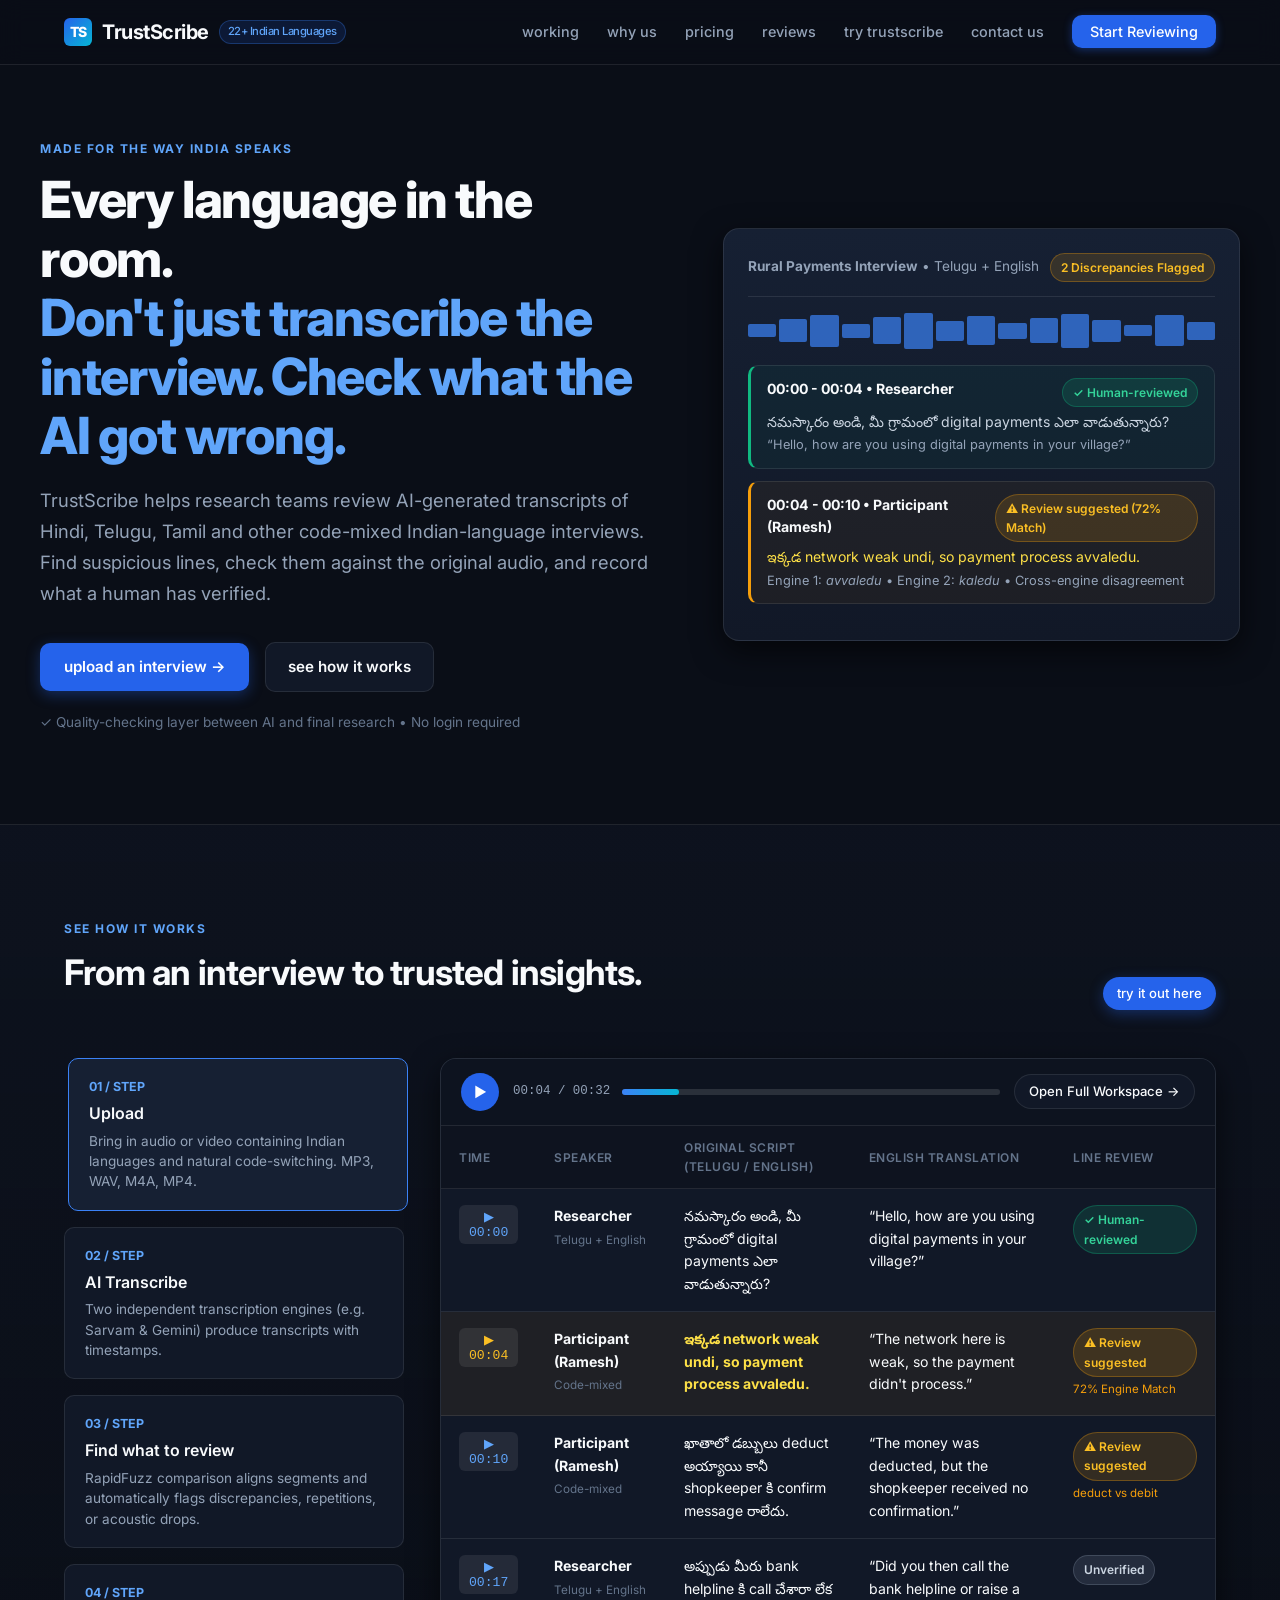
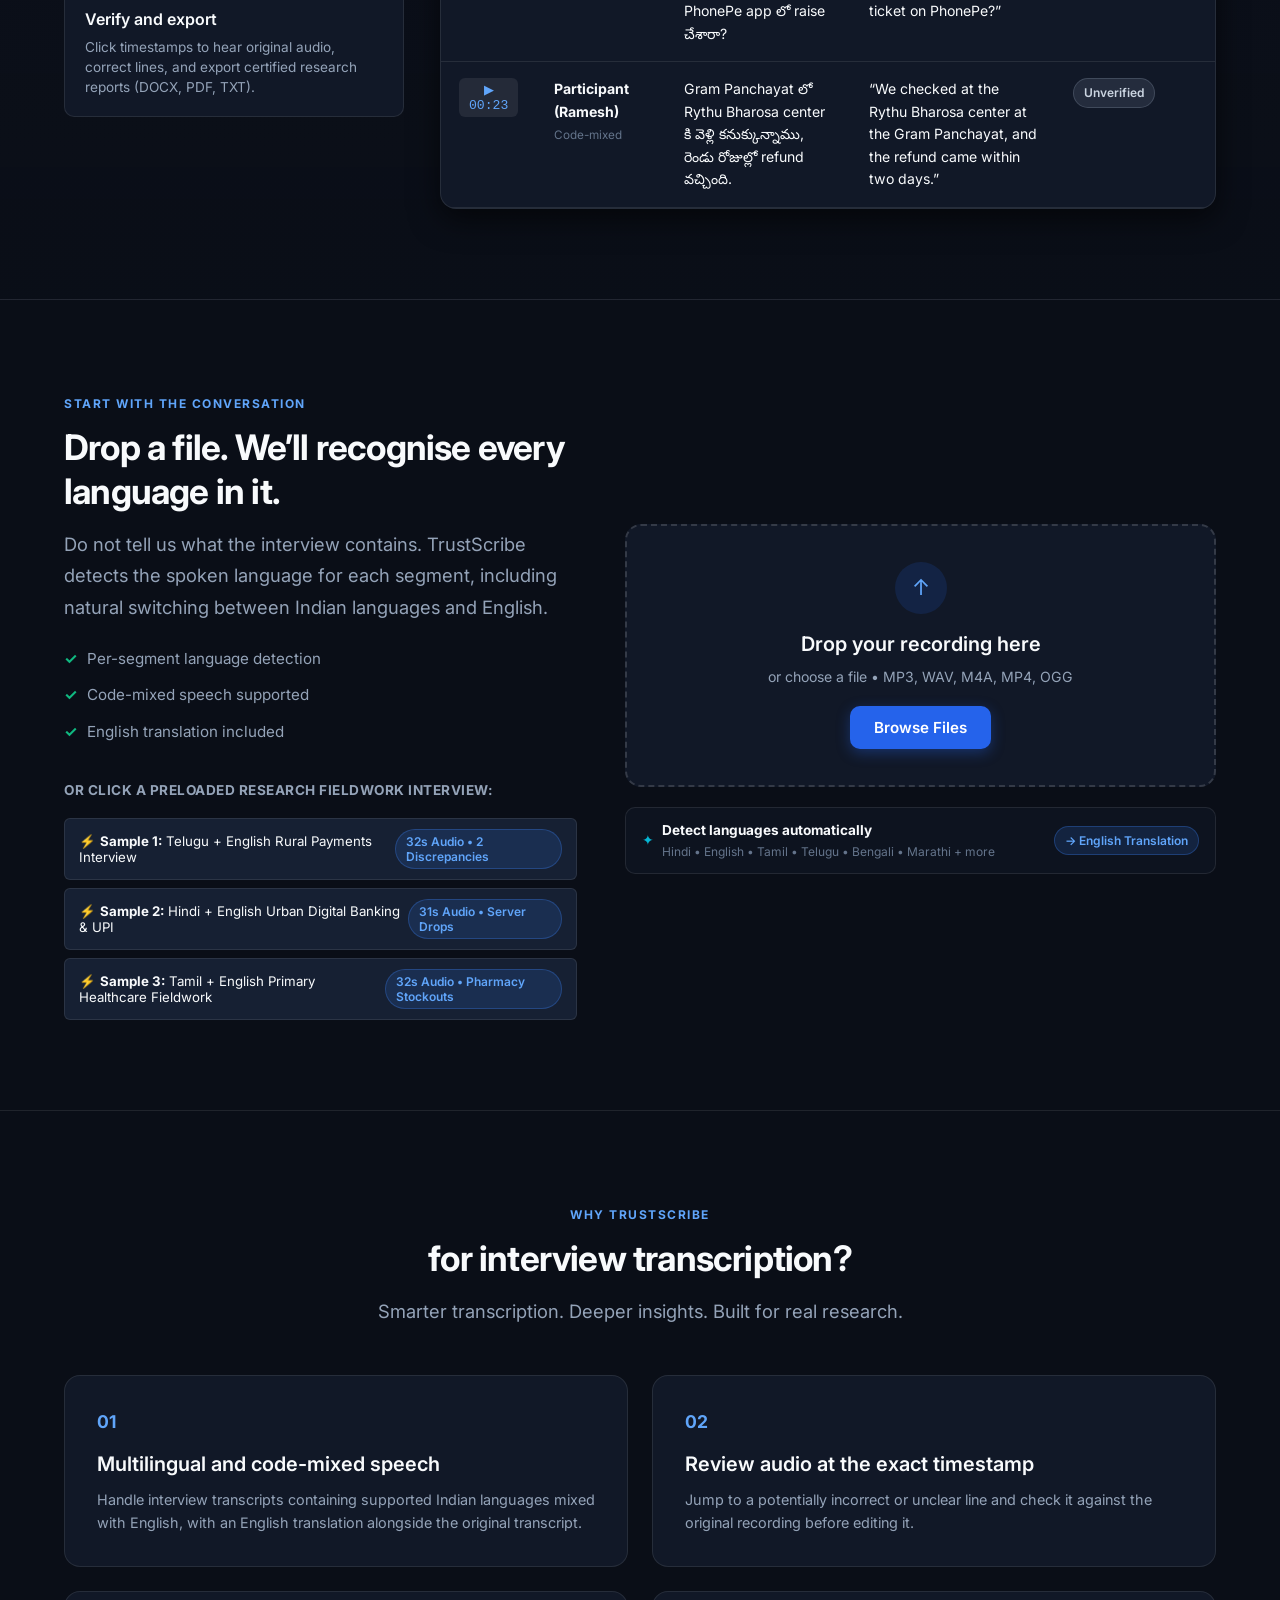
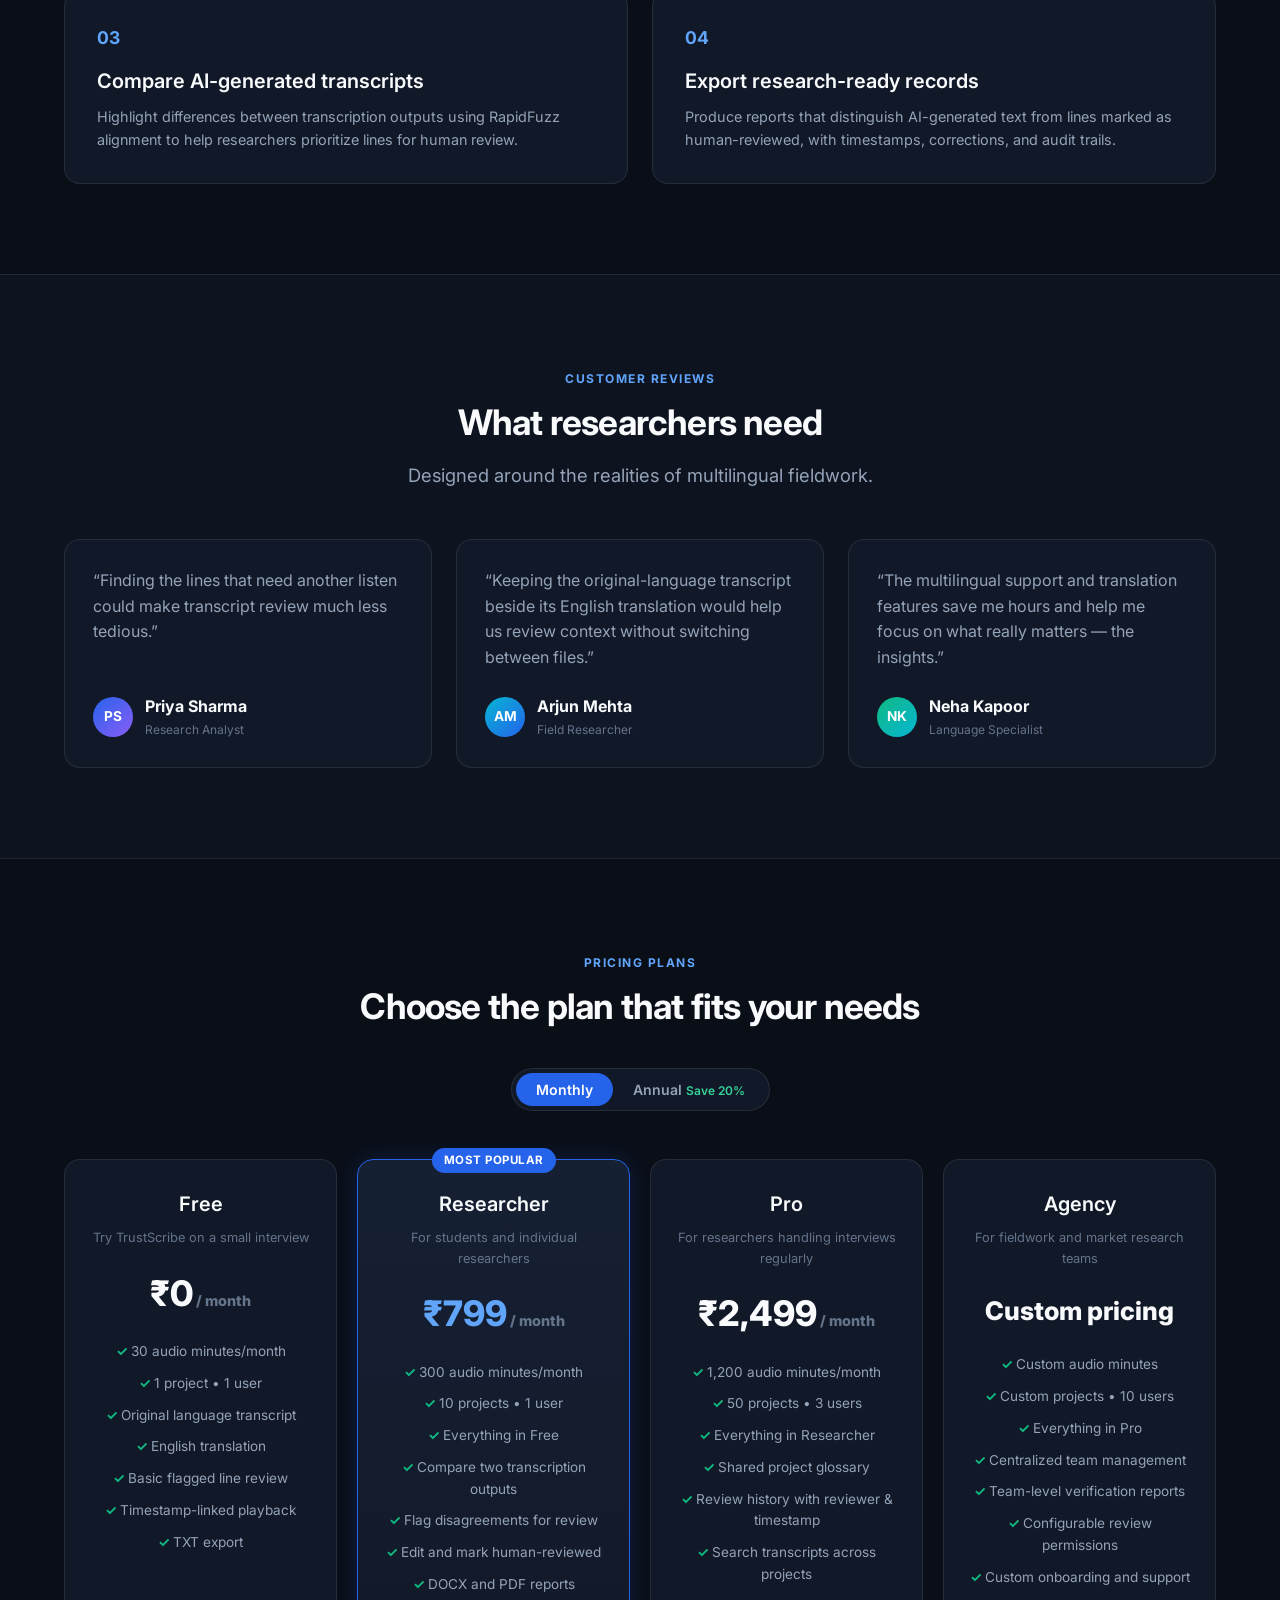
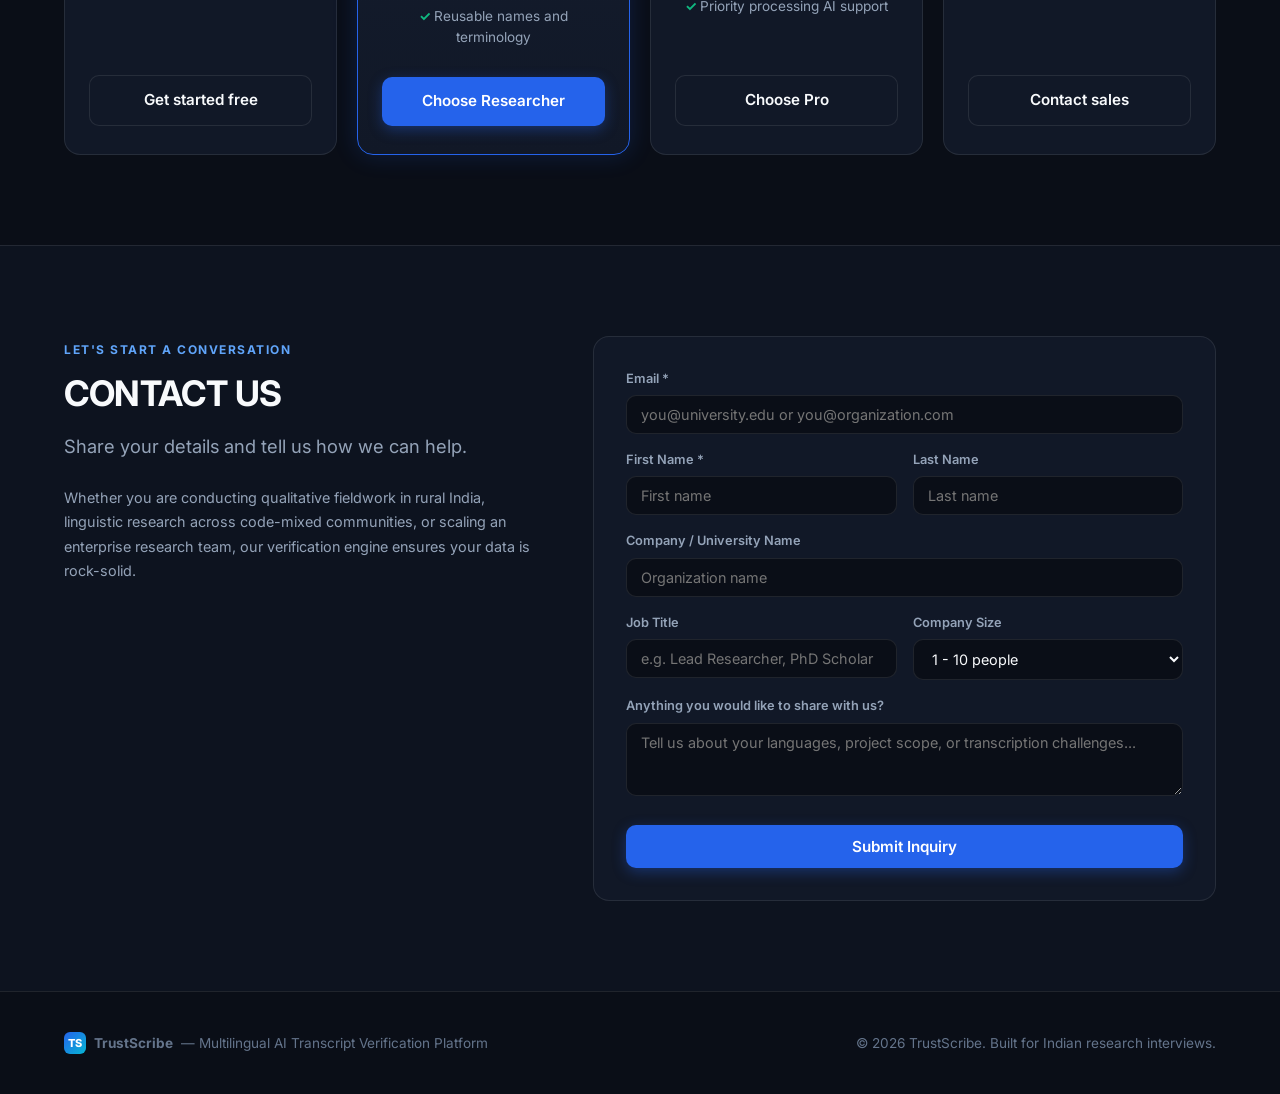
<file: frontend/index.html>
<!DOCTYPE html>
<html lang="en">
<head>
  <meta charset="UTF-8" />
  <meta name="viewport" content="width=device-width, initial-scale=1.0" />
  <title>TrustScribe — Multilingual AI Transcript Verification Platform</title>
  <link rel="stylesheet" href="css/style.css" />
  <link rel="preconnect" href="https://fonts.googleapis.com">
  <link rel="preconnect" href="https://fonts.gstatic.com" crossorigin>
  <link href="https://fonts.googleapis.com/css2?family=Inter:wght@400;500;600;700;800&family=Noto+Sans+Devanagari:wght@400;600&family=Noto+Sans+Tamil:wght@400;600&family=Noto+Sans+Telugu:wght@400;600&display=swap" rel="stylesheet">
</head>
<body>

  <!-- Top Navigation Bar -->
  <nav class="navbar">
    <div class="container nav-container">
      <a href="index.html" class="logo-group">
        <div class="logo-icon">TS</div>
        <span>TrustScribe</span>
        <span class="logo-badge">22+ Indian Languages</span>
      </a>
      <ul class="nav-links">
        <li><a href="#how-it-works">working</a></li>
        <li><a href="#why-us">why us</a></li>
        <li><a href="#pricing">pricing</a></li>
        <li><a href="#reviews">reviews</a></li>
        <li><a href="#upload">try trustscribe</a></li>
        <li><a href="#contact">contact us</a></li>
        <li><a href="#upload" class="nav-cta-btn">Start Reviewing</a></li>
      </ul>
    </div>
  </nav>

  <!-- Hero Section -->
  <section class="container hero">
    <div class="hero-left">
      <span class="eyebrow">MADE FOR THE WAY INDIA SPEAKS</span>
      <h1>Every language in the room.<br><span style="color:#60a5fa;">Don't just transcribe the interview. Check what the AI got wrong.</span></h1>
      <p class="lead">
        TrustScribe helps research teams review AI-generated transcripts of Hindi, Telugu, Tamil and other code-mixed Indian-language interviews. Find suspicious lines, check them against the original audio, and record what a human has verified.
      </p>
      <div class="hero-actions">
        <a href="#upload" class="btn-primary">upload an interview →</a>
        <a href="#how-it-works" class="btn-secondary">see how it works</a>
      </div>
      <p class="hero-note">✓ Quality-checking layer between AI and final research &bull; No login required</p>
    </div>

    <!-- Hero Card Mockup -->
    <div class="hero-card" aria-label="Research evidence preview">
      <div class="hero-card-header">
        <span><b>Rural Payments Interview</b> &bull; Telugu + English</span>
        <span class="badge badge-warning">2 Discrepancies Flagged</span>
      </div>
      <div class="hero-waveform">
        <span style="height:35%"></span><span style="height:65%"></span><span style="height:90%"></span>
        <span style="height:40%"></span><span style="height:75%"></span><span style="height:100%"></span>
        <span style="height:55%"></span><span style="height:80%"></span><span style="height:45%"></span>
        <span style="height:70%"></span><span style="height:95%"></span><span style="height:60%"></span>
        <span style="height:30%"></span><span style="height:85%"></span><span style="height:50%"></span>
      </div>
      <div class="hero-row verified">
        <div style="display:flex; justify-content:space-between; margin-bottom:4px;">
          <b>00:00 - 00:04 &bull; Researcher</b>
          <span class="badge badge-success">✓ Human-reviewed</span>
        </div>
        <p style="color:#cbd5e1;">నమస్కారం అండి, మీ గ్రామంలో digital payments ఎలా వాడుతున్నారు?</p>
        <p style="color:#94a3b8; font-size:0.8rem; margin-top:2px;">“Hello, how are you using digital payments in your village?”</p>
      </div>
      <div class="hero-row flagged">
        <div style="display:flex; justify-content:space-between; margin-bottom:4px;">
          <b>00:04 - 00:10 &bull; Participant (Ramesh)</b>
          <span class="badge badge-warning">⚠ Review suggested (72% Match)</span>
        </div>
        <p style="color:#fde047;">ఇక్కడ network weak undi, so payment process avvaledu.</p>
        <p style="color:#94a3b8; font-size:0.8rem; margin-top:2px;">Engine 1: <i>avvaledu</i> &bull; Engine 2: <i>kaledu</i> &bull; Cross-engine disagreement</p>
      </div>
    </div>
  </section>

  <!-- Section: SEE HOW IT WORKS -->
  <section class="how-it-works-section" id="how-it-works">
    <div class="container">
      <div class="section-head">
        <div>
          <span class="eyebrow">SEE HOW IT WORKS</span>
          <h2>From an interview to trusted insights.</h2>
        </div>
        <a href="#upload" class="btn-primary btn-pill">try it out here</a>
      </div>

      <div class="workflow-grid">
        <!-- Steps Navigation List -->
        <div class="steps-list">
          <div class="step-card active">
            <div class="step-num">01 / STEP</div>
            <div class="step-title">Upload</div>
            <p class="step-desc">Bring in audio or video containing Indian languages and natural code-switching. MP3, WAV, M4A, MP4.</p>
          </div>
          <div class="step-card">
            <div class="step-num">02 / STEP</div>
            <div class="step-title">AI Transcribe</div>
            <p class="step-desc">Two independent transcription engines (e.g. Sarvam & Gemini) produce transcripts with timestamps.</p>
          </div>
          <div class="step-card">
            <div class="step-num">03 / STEP</div>
            <div class="step-title">Find what to review</div>
            <p class="step-desc">RapidFuzz comparison aligns segments and automatically flags discrepancies, repetitions, or acoustic drops.</p>
          </div>
          <div class="step-card">
            <div class="step-num">04 / STEP</div>
            <div class="step-title">Verify and export</div>
            <p class="step-desc">Click timestamps to hear original audio, correct lines, and export certified research reports (DOCX, PDF, TXT).</p>
          </div>
        </div>

        <!-- Embedded Interactive Workspace Preview -->
        <div class="preview-workspace-card">
          <div class="preview-bar">
            <div class="preview-audio-ctrls">
              <button class="play-btn-circle" id="previewPlayBtn" title="Play / Pause Audio">▶</button>
              <div class="scrubber-wrap">
                <span class="time-readout" id="previewTime">00:04 / 00:32</span>
                <div class="scrubber-track" id="previewTrack">
                  <div class="scrubber-fill" id="previewFill" style="width: 15%;"></div>
                </div>
              </div>
              <a href="transcript.html?id=1" class="btn-secondary btn-pill" style="white-space:nowrap;">Open Full Workspace →</a>
            </div>
          </div>

          <table class="preview-table">
            <thead>
              <tr>
                <th style="width:80px;">Time</th>
                <th style="width:130px;">Speaker</th>
                <th>Original Script (Telugu / English)</th>
                <th>English Translation</th>
                <th style="width:160px;">Line Review</th>
              </tr>
            </thead>
            <tbody>
              <tr class="preview-tr" onclick="jumpPreviewAudio(0.0)">
                <td><button class="seg-time-btn">▶ 00:00</button></td>
                <td><b>Researcher</b><br><small style="color:#64748b;">Telugu + English</small></td>
                <td>నమస్కారం అండి, మీ గ్రామంలో digital payments ఎలా వాడుతున్నారు?</td>
                <td>“Hello, how are you using digital payments in your village?”</td>
                <td><span class="badge badge-success">✓ Human-reviewed</span></td>
              </tr>
              <tr class="preview-tr active-row" onclick="jumpPreviewAudio(4.6)" style="background:rgba(245, 158, 11, 0.06);">
                <td><button class="seg-time-btn" style="color:#fbbf24;">▶ 00:04</button></td>
                <td><b>Participant (Ramesh)</b><br><small style="color:#64748b;">Code-mixed</small></td>
                <td><b style="color:#fde047;">ఇక్కడ network weak undi, so payment process avvaledu.</b></td>
                <td>“The network here is weak, so the payment didn't process.”</td>
                <td><span class="badge badge-warning">⚠ Review suggested</span><br><small style="color:#f59e0b; font-size:0.72rem;">72% Engine Match</small></td>
              </tr>
              <tr class="preview-tr" onclick="jumpPreviewAudio(10.9)">
                <td><button class="seg-time-btn">▶ 00:10</button></td>
                <td><b>Participant (Ramesh)</b><br><small style="color:#64748b;">Code-mixed</small></td>
                <td>ఖాతాలో డబ్బులు deduct అయ్యాయి కానీ shopkeeper కి confirm message రాలేదు.</td>
                <td>“The money was deducted, but the shopkeeper received no confirmation.”</td>
                <td><span class="badge badge-warning">⚠ Review suggested</span><br><small style="color:#f59e0b; font-size:0.72rem;">deduct vs debit</small></td>
              </tr>
              <tr class="preview-tr" onclick="jumpPreviewAudio(17.6)">
                <td><button class="seg-time-btn">▶ 00:17</button></td>
                <td><b>Researcher</b><br><small style="color:#64748b;">Telugu + English</small></td>
                <td>అప్పుడు మీరు bank helpline కి call చేశారా లేక PhonePe app లో raise చేశారా?</td>
                <td>“Did you then call the bank helpline or raise a ticket on PhonePe?”</td>
                <td><span class="badge badge-neutral">Unverified</span></td>
              </tr>
              <tr class="preview-tr" onclick="jumpPreviewAudio(23.9)">
                <td><button class="seg-time-btn">▶ 00:23</button></td>
                <td><b>Participant (Ramesh)</b><br><small style="color:#64748b;">Code-mixed</small></td>
                <td>Gram Panchayat లో Rythu Bharosa center కి వెళ్లి కనుక్కున్నాము, రెండు రోజుల్లో refund వచ్చింది.</td>
                <td>“We checked at the Rythu Bharosa center at the Gram Panchayat, and the refund came within two days.”</td>
                <td><span class="badge badge-neutral">Unverified</span></td>
              </tr>
            </tbody>
          </table>
        </div>
      </div>
    </div>
  </section>

  <!-- Section: START WITH THE CONVERSATION (Upload & Sample Demos) -->
  <section class="upload-section" id="upload">
    <div class="container upload-grid">
      <div>
        <span class="eyebrow">START WITH THE CONVERSATION</span>
        <h2>Drop a file. We’ll recognise every language in it.</h2>
        <p class="lead" style="margin-bottom:20px;">
          Do not tell us what the interview contains. TrustScribe detects the spoken language for each segment, including natural switching between Indian languages and English.
        </p>
        <div class="feature-checkmarks">
          <span>Per-segment language detection</span>
          <span>Code-mixed speech supported</span>
          <span>English translation included</span>
        </div>

        <div style="margin-top:36px;">
          <h4 style="font-size:0.85rem; color:#94a3b8; text-transform:uppercase; letter-spacing:0.5px; margin-bottom:10px;">
            Or click a preloaded research fieldwork interview:
          </h4>
          <div class="sample-buttons-row">
            <button class="sample-btn" onclick="runSampleInterview('rural_payments')">
              <span>⚡ <b>Sample 1:</b> Telugu + English Rural Payments Interview</span>
              <span class="badge badge-info">32s Audio &bull; 2 Discrepancies</span>
            </button>
            <button class="sample-btn" onclick="runSampleInterview('digital_banking')">
              <span>⚡ <b>Sample 2:</b> Hindi + English Urban Digital Banking & UPI</span>
              <span class="badge badge-info">31s Audio &bull; Server Drops</span>
            </button>
            <button class="sample-btn" onclick="runSampleInterview('healthcare')">
              <span>⚡ <b>Sample 3:</b> Tamil + English Primary Healthcare Fieldwork</span>
              <span class="badge badge-info">32s Audio &bull; Pharmacy Stockouts</span>
            </button>
          </div>
        </div>
      </div>

      <!-- Drag & Drop Zone -->
      <div>
        <div class="dropzone-card" id="dropzoneEl">
          <input type="file" id="audioFileInput" accept=".mp3,.wav,.m4a,.mp4,.ogg" hidden>
          <div class="drop-icon">↑</div>
          <h3 style="margin-bottom:6px;">Drop your recording here</h3>
          <p style="color:#94a3b8; font-size:0.88rem; margin-bottom:18px;">
            or choose a file &bull; MP3, WAV, M4A, MP4, OGG
          </p>
          <button class="btn-primary" onclick="document.getElementById('audioFileInput').click()">Browse Files</button>
        </div>

        <div class="auto-detect-pill-bar">
          <div style="display:flex; align-items:center; gap:8px;">
            <span style="color:#06b6d4;">✦</span>
            <div>
              <b>Detect languages automatically</b>
              <div style="font-size:0.75rem; color:#64748b;">Hindi &bull; English &bull; Tamil &bull; Telugu &bull; Bengali &bull; Marathi + more</div>
            </div>
          </div>
          <span class="badge badge-info">→ English Translation</span>
        </div>
        <p id="uploadStatusMsg" style="margin-top:12px; font-size:0.85rem; color:#94a3b8; text-align:center;"></p>
      </div>
    </div>
  </section>

  <!-- Section: WHY TRUSTSCRIBE (4 Features) -->
  <section class="why-section" id="why-us">
    <div class="container">
      <div style="text-align:center; max-width:700px; margin:0 auto 20px;">
        <span class="eyebrow">WHY TRUSTSCRIBE</span>
        <h2>for interview transcription?</h2>
        <p class="lead" style="margin:0 auto;">Smarter transcription. Deeper insights. Built for real research.</p>
      </div>

      <div class="four-cards-grid">
        <div class="feature-box">
          <div class="card-num">01</div>
          <h3>Multilingual and code-mixed speech</h3>
          <p style="color:#94a3b8; font-size:0.9rem; line-height:1.6;">
            Handle interview transcripts containing supported Indian languages mixed with English, with an English translation alongside the original transcript.
          </p>
        </div>
        <div class="feature-box">
          <div class="card-num">02</div>
          <h3>Review audio at the exact timestamp</h3>
          <p style="color:#94a3b8; font-size:0.9rem; line-height:1.6;">
            Jump to a potentially incorrect or unclear line and check it against the original recording before editing it.
          </p>
        </div>
        <div class="feature-box">
          <div class="card-num">03</div>
          <h3>Compare AI-generated transcripts</h3>
          <p style="color:#94a3b8; font-size:0.9rem; line-height:1.6;">
            Highlight differences between transcription outputs using RapidFuzz alignment to help researchers prioritize lines for human review.
          </p>
        </div>
        <div class="feature-box">
          <div class="card-num">04</div>
          <h3>Export research-ready records</h3>
          <p style="color:#94a3b8; font-size:0.9rem; line-height:1.6;">
            Produce reports that distinguish AI-generated text from lines marked as human-reviewed, with timestamps, corrections, and audit trails.
          </p>
        </div>
      </div>
    </div>
  </section>

  <!-- Section: CUSTOMER REVIEWS -->
  <section class="reviews-section" id="reviews">
    <div class="container">
      <div style="text-align:center; max-width:700px; margin:0 auto 20px;">
        <span class="eyebrow">CUSTOMER REVIEWS</span>
        <h2>What researchers need</h2>
        <p class="lead" style="margin:0 auto;">Designed around the realities of multilingual fieldwork.</p>
      </div>

      <div class="reviews-grid">
        <div class="review-card">
          <p class="review-quote">“Finding the lines that need another listen could make transcript review much less tedious.”</p>
          <div class="reviewer-meta">
            <div class="avatar-circle">PS</div>
            <div>
              <b>Priya Sharma</b>
              <div style="font-size:0.75rem; color:#64748b;">Research Analyst</div>
            </div>
          </div>
        </div>

        <div class="review-card">
          <p class="review-quote">“Keeping the original-language transcript beside its English translation would help us review context without switching between files.”</p>
          <div class="reviewer-meta">
            <div class="avatar-circle" style="background:linear-gradient(135deg, #06b6d4, #2563eb);">AM</div>
            <div>
              <b>Arjun Mehta</b>
              <div style="font-size:0.75rem; color:#64748b;">Field Researcher</div>
            </div>
          </div>
        </div>

        <div class="review-card">
          <p class="review-quote">“The multilingual support and translation features save me hours and help me focus on what really matters — the insights.”</p>
          <div class="reviewer-meta">
            <div class="avatar-circle" style="background:linear-gradient(135deg, #10b981, #06b6d4);">NK</div>
            <div>
              <b>Neha Kapoor</b>
              <div style="font-size:0.75rem; color:#64748b;">Language Specialist</div>
            </div>
          </div>
        </div>
      </div>
    </div>
  </section>

  <!-- Section: PRICING PLANS -->
  <section class="pricing-section" id="pricing">
    <div class="container" style="text-align:center;">
      <span class="eyebrow">PRICING PLANS</span>
      <h2>Choose the plan that fits your needs</h2>
      <div class="pricing-toggle">
        <button id="priceMonthlyBtn" class="active" onclick="setBillingCycle('monthly')">Monthly</button>
        <button id="priceAnnualBtn" onclick="setBillingCycle('annual')">Annual <span style="color:#34d399; font-size:0.75rem;">Save 20%</span></button>
      </div>

      <div class="pricing-grid">
        <!-- Free -->
        <div class="pricing-card">
          <div>
            <h3>Free</h3>
            <p style="font-size:0.8rem; color:#64748b;">Try TrustScribe on a small interview</p>
            <div class="pricing-price" id="priceFree">₹0<span style="font-size:0.9rem; color:#64748b;"> / month</span></div>
            <ul class="pricing-features">
              <li>30 audio minutes/month</li>
              <li>1 project &bull; 1 user</li>
              <li>Original language transcript</li>
              <li>English translation</li>
              <li>Basic flagged line review</li>
              <li>Timestamp-linked playback</li>
              <li>TXT export</li>
            </ul>
          </div>
          <a href="#upload" class="btn-secondary" style="width:100%;">Get started free</a>
        </div>

        <!-- Researcher (Popular) -->
        <div class="pricing-card popular">
          <div class="popular-badge">Most Popular</div>
          <div>
            <h3>Researcher</h3>
            <p style="font-size:0.8rem; color:#64748b;">For students and individual researchers</p>
            <div class="pricing-price" id="priceResearcher" style="color:#60a5fa;">₹799<span style="font-size:0.9rem; color:#64748b;"> / month</span></div>
            <ul class="pricing-features">
              <li>300 audio minutes/month</li>
              <li>10 projects &bull; 1 user</li>
              <li>Everything in Free</li>
              <li>Compare two transcription outputs</li>
              <li>Flag disagreements for review</li>
              <li>Edit and mark human-reviewed</li>
              <li>DOCX and PDF reports</li>
              <li>Reusable names and terminology</li>
            </ul>
          </div>
          <a href="#upload" class="btn-primary" style="width:100%;">Choose Researcher</a>
        </div>

        <!-- Pro -->
        <div class="pricing-card">
          <div>
            <h3>Pro</h3>
            <p style="font-size:0.8rem; color:#64748b;">For researchers handling interviews regularly</p>
            <div class="pricing-price" id="pricePro">₹2,499<span style="font-size:0.9rem; color:#64748b;"> / month</span></div>
            <ul class="pricing-features">
              <li>1,200 audio minutes/month</li>
              <li>50 projects &bull; 3 users</li>
              <li>Everything in Researcher</li>
              <li>Shared project glossary</li>
              <li>Review history with reviewer & timestamp</li>
              <li>Search transcripts across projects</li>
              <li>Priority processing AI support</li>
            </ul>
          </div>
          <a href="#upload" class="btn-secondary" style="width:100%;">Choose Pro</a>
        </div>

        <!-- Agency -->
        <div class="pricing-card">
          <div>
            <h3>Agency</h3>
            <p style="font-size:0.8rem; color:#64748b;">For fieldwork and market research teams</p>
            <div class="pricing-price" style="font-size:1.6rem; margin:22px 0;">Custom pricing</div>
            <ul class="pricing-features">
              <li>Custom audio minutes</li>
              <li>Custom projects &bull; 10 users</li>
              <li>Everything in Pro</li>
              <li>Centralized team management</li>
              <li>Team-level verification reports</li>
              <li>Configurable review permissions</li>
              <li>Custom onboarding and support</li>
            </ul>
          </div>
          <a href="#contact" class="btn-secondary" style="width:100%;">Contact sales</a>
        </div>
      </div>
    </div>
  </section>

  <!-- Section: CONTACT US -->
  <section class="contact-section" id="contact">
    <div class="container contact-grid">
      <div>
        <span class="eyebrow">LET'S START A CONVERSATION</span>
        <h2>CONTACT US</h2>
        <p class="lead" style="margin-bottom:24px;">Share your details and tell us how we can help.</p>
        <p style="color:#94a3b8; font-size:0.9rem; line-height:1.7;">
          Whether you are conducting qualitative fieldwork in rural India, linguistic research across code-mixed communities, or scaling an enterprise research team, our verification engine ensures your data is rock-solid.
        </p>
      </div>

      <form class="contact-form" id="contactForm">
        <div class="input-group">
          <label>Email *</label>
          <input type="email" class="form-input" id="contactEmail" required placeholder="you@university.edu or you@organization.com">
        </div>
        <div class="form-row">
          <div class="input-group">
            <label>First Name *</label>
            <input type="text" class="form-input" id="contactFirst" required placeholder="First name">
          </div>
          <div class="input-group">
            <label>Last Name</label>
            <input type="text" class="form-input" id="contactLast" placeholder="Last name">
          </div>
        </div>
        <div class="input-group">
          <label>Company / University Name</label>
          <input type="text" class="form-input" id="contactCompany" placeholder="Organization name">
        </div>
        <div class="form-row">
          <div class="input-group">
            <label>Job Title</label>
            <input type="text" class="form-input" id="contactTitle" placeholder="e.g. Lead Researcher, PhD Scholar">
          </div>
          <div class="input-group">
            <label>Company Size</label>
            <select class="form-input" id="contactSize">
              <option value="1-10">1 - 10 people</option>
              <option value="11-50">11 - 50 people</option>
              <option value="51-200">51 - 200 people</option>
              <option value="200+">200+ people</option>
            </select>
          </div>
        </div>
        <div class="input-group">
          <label>Anything you would like to share with us?</label>
          <textarea class="form-input" id="contactMessage" rows="3" placeholder="Tell us about your languages, project scope, or transcription challenges..."></textarea>
        </div>
        <button type="submit" class="btn-primary" style="margin-top:6px;">Submit Inquiry</button>
      </form>

      <!-- Prominent Success Banner -->
      <div id="contactSuccessCard" class="contact-success-card" style="display:none;">
        <div class="success-icon-badge">✓</div>
        <h3>Thank you for contacting TrustScribe!</h3>
        <p>Your message has been submitted successfully. Our team will get back to you soon.</p>
        <button type="button" class="btn-secondary btn-pill" id="btnResetContact">Send another message</button>
      </div>
    </div>
  </section>

  <!-- Footer -->
  <footer>
    <div class="container" style="display:flex; justify-content:space-between; align-items:center;">
      <div style="display:flex; align-items:center; gap:8px;">
        <div class="logo-icon" style="width:22px; height:22px; font-size:11px;">TS</div>
        <span style="font-weight:700;">TrustScribe</span>
        <span style="color:#64748b;">— Multilingual AI Transcript Verification Platform</span>
      </div>
      <div>&copy; 2026 TrustScribe. Built for Indian research interviews.</div>
    </div>
  </footer>

  <!-- Real-Time Processing Stepper Modal -->
  <div class="processing-modal" id="processingModal" style="display:none;">
    <div class="processing-card">
      <div class="spinner"></div>
      <h3 id="procTitle" style="text-align:center; margin-bottom:8px;">Processing Interview Recording</h3>
      <p id="procSub" style="text-align:center; color:#94a3b8; font-size:0.85rem;">Running TrustScribe acoustic verification pipeline...</p>
      
      <div class="stepper-list">
        <div class="stepper-item active" id="step1">
          <span>●</span>
          <span>1. Uploading & validating recording format</span>
        </div>
        <div class="stepper-item" id="step2">
          <span>○</span>
          <span>2. Dual-Engine ASR (Engine 1: Sarvam + Engine 2: Gemini)</span>
        </div>
        <div class="stepper-item" id="step3">
          <span>○</span>
          <span>3. RapidFuzz segment alignment & discrepancy detection</span>
        </div>
        <div class="stepper-item" id="step4">
          <span>○</span>
          <span>4. Segment-level language identification & English translation</span>
        </div>
        <div class="stepper-item" id="step5">
          <span>○</span>
          <span>5. Synthesizing evidence insights & launching workspace</span>
        </div>
      </div>
    </div>
  </div>

  <audio id="demoAudioPlayer" preload="auto"></audio>

  <script src="js/api.js"></script>
  <script src="js/landing.js"></script>
</body>
</html>
</file>
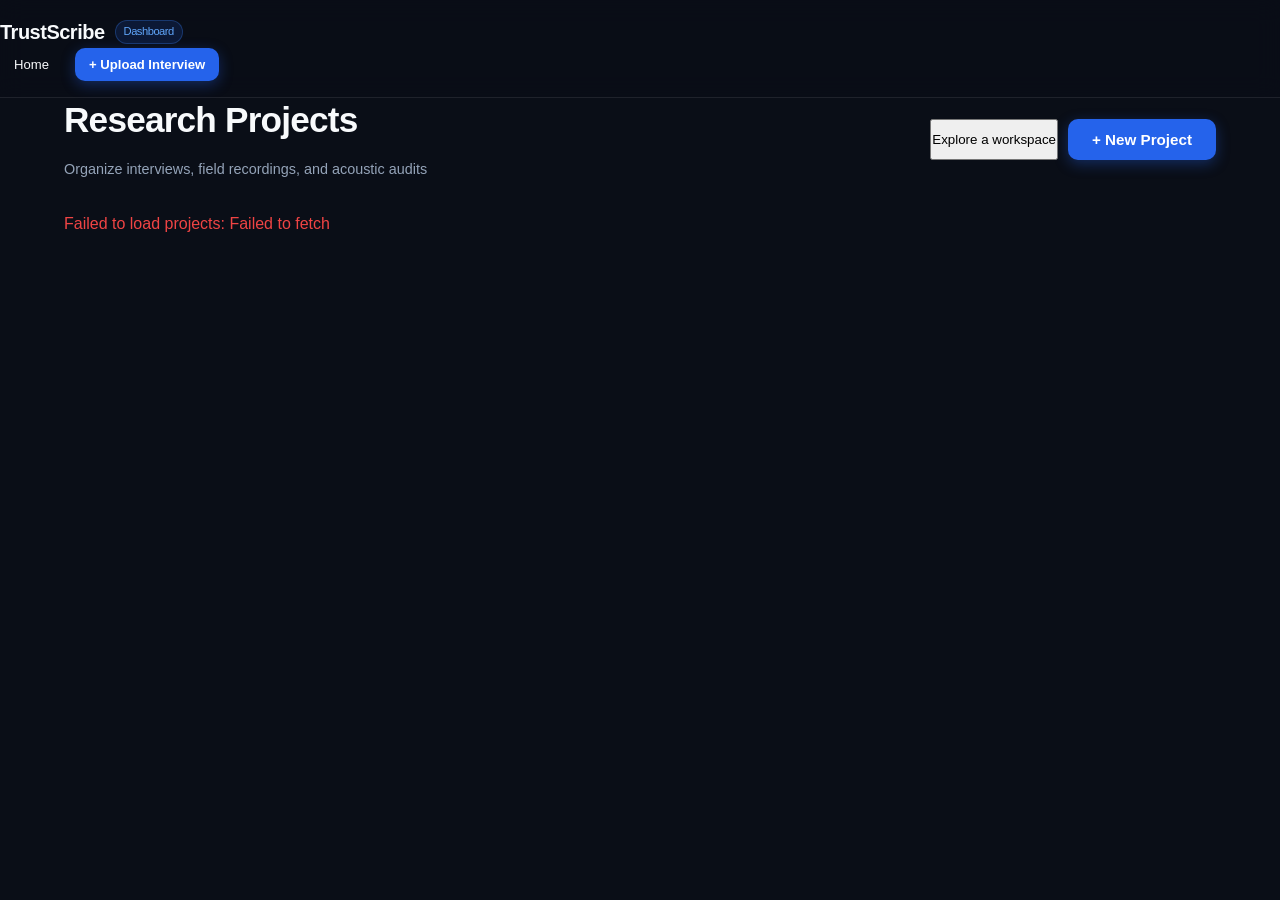
<file: frontend/dashboard.html>
<!DOCTYPE html>
<html lang="en">
<head>
  <meta charset="UTF-8" />
  <meta name="viewport" content="width=device-width, initial-scale=1.0" />
  <title>Projects Dashboard - TrustScribe</title>
  <link rel="stylesheet" href="css/style.css" />
</head>
<body>
  <nav class="navbar">
    <a href="index.html" class="logo-group">
      <span>TrustScribe</span>
      <span class="logo-badge">Dashboard</span>
    </a>
    <div style="display:flex; align-items:center; gap: 12px;">
      <a href="index.html" class="btn-outline" style="padding: 6px 14px; font-size: 0.82rem;">Home</a>
      <a href="index.html#upload" class="btn-primary" style="padding: 6px 14px; font-size: 0.82rem;">+ Upload Interview</a>
    </div>
  </nav>

  <div class="container">
    <div style="display:flex; justify-content: space-between; align-items: center; margin-bottom: 30px;">
      <div>
        <h2 style="font-weight:700;">Research Projects</h2>
        <p style="color:#94A3B8; font-size:0.9rem;">Organize interviews, field recordings, and acoustic audits</p>
      </div>
      <div style="display:flex; gap:10px;"><button id="exploreWorkspace" class="btn-outline">Explore a workspace</button><button id="openNewProjectModal" class="btn-primary">+ New Project</button></div>
    </div>

    <!-- Projects Grid (Sketch 5) -->
    <div id="projectsContainer" style="display:grid; grid-template-columns: repeat(auto-fill, minmax(320px, 1fr)); gap: 20px;">
      <p style="color:#94A3B8;">Loading projects...</p>
    </div>
  </div>

  <!-- Create Project Modal Dialog -->
  <dialog id="newProjModal" style="margin: auto; border: 1px solid var(--bg-subtle); border-radius: 12px; background: var(--bg-surface); padding: 24px; color: #fff; width: 440px;">
    <h3 style="margin-bottom: 16px;">Create New Project</h3>
    <form id="newProjForm">
      <div class="form-group">
        <label for="projName">Project Name</label>
        <input type="text" id="projName" class="input-field" placeholder="e.g. Rural Fintech Pilot - Nashik" required />
      </div>
      <div class="form-group">
        <label for="projDesc">Description (Optional)</label>
        <input type="text" id="projDesc" class="input-field" placeholder="Field interviews regarding payment failures" />
      </div>
      <div style="display:flex; justify-content: flex-end; gap: 10px; margin-top: 20px;">
        <button type="button" class="btn-outline" onclick="document.getElementById('newProjModal').close()">Cancel</button>
        <button type="submit" class="btn-primary">Create</button>
      </div>
    </form>
  </dialog>

  <script src="js/api.js"></script>
  <script src="js/auth.js"></script>
  <script src="dashboard.js"></script>
</body>
</html>
</file>
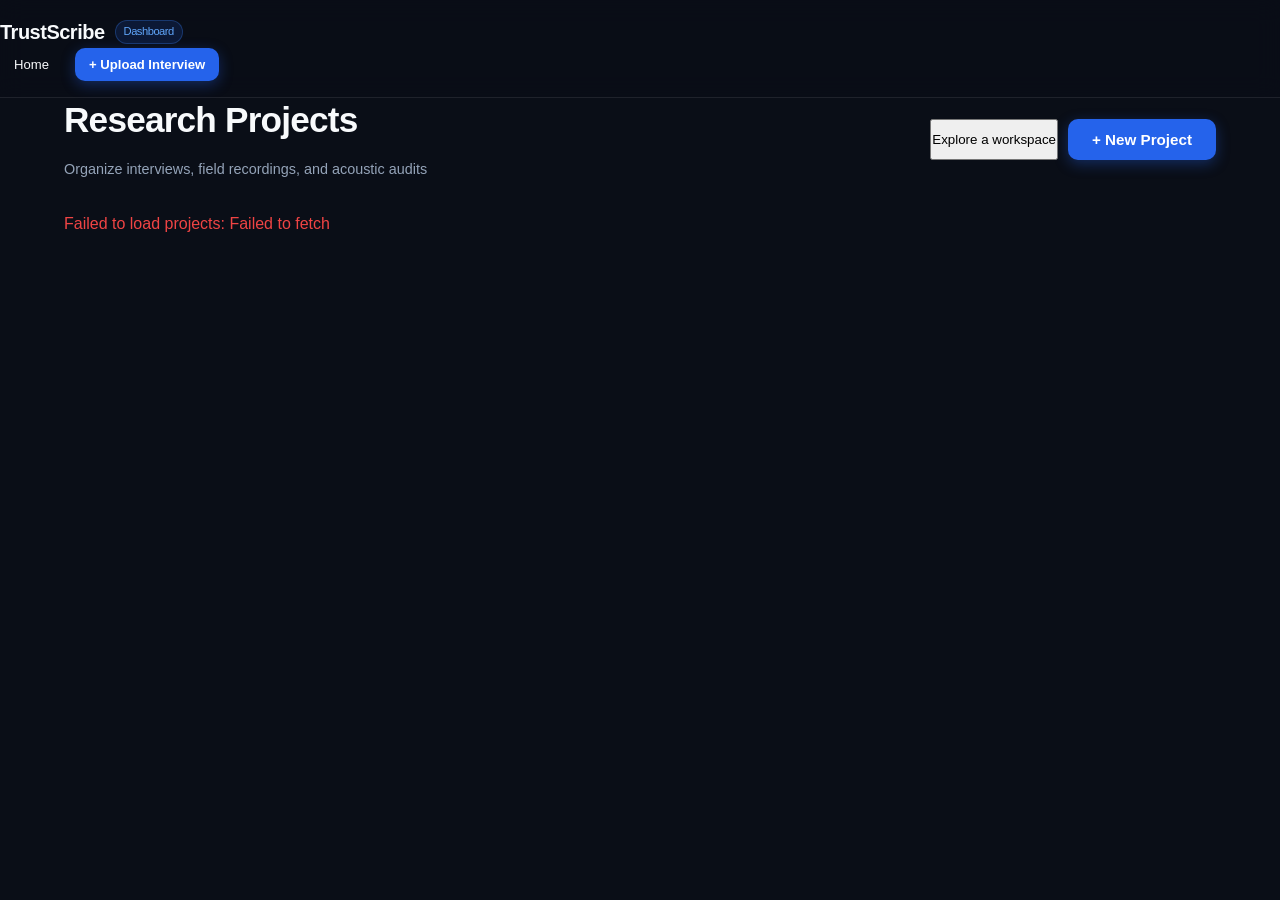
<file: frontend/login.html>
<!DOCTYPE html>
<html lang="en">
<head>
  <meta charset="UTF-8" />
  <meta http-equiv="refresh" content="0; url=dashboard.html" />
  <title>TrustScribe - Redirecting...</title>
  <script>
    window.location.href = "dashboard.html";
  </script>
</head>
<body style="background:#0b0f19; color:#94a3b8; display:flex; align-items:center; justify-content:center; height:100vh; font-family:sans-serif;">
  <p>Redirecting to TrustScribe Workspace (No login required)...</p>
</body>
</html>
</file>
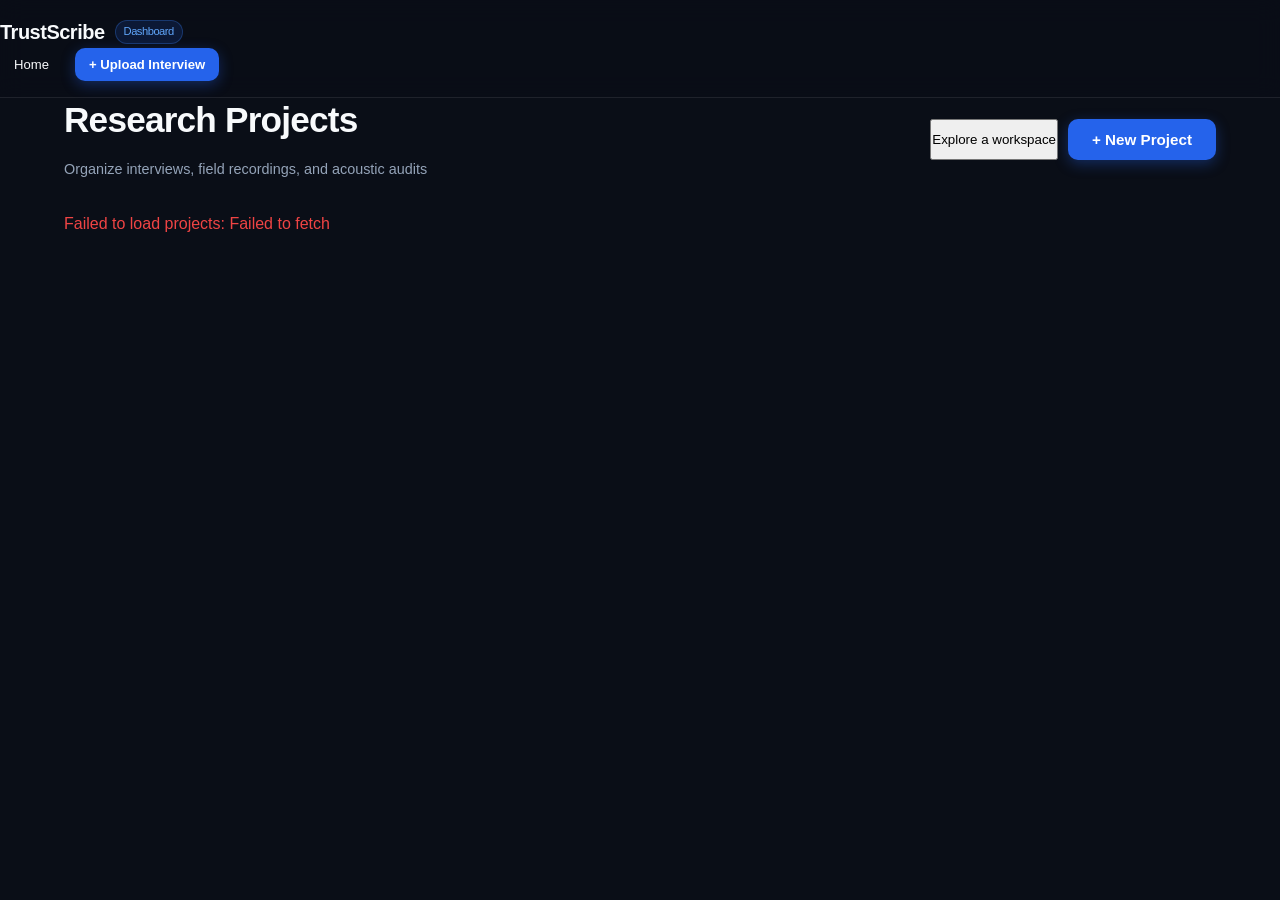
<file: frontend/project.html>
<!DOCTYPE html>
<html lang="en">
<head>
  <meta charset="UTF-8" />
  <meta name="viewport" content="width=device-width, initial-scale=1.0" />
  <title>Project Workspace - TrustScribe</title>
  <link rel="stylesheet" href="css/style.css" />
</head>
<body>
  <nav class="navbar">
    <a href="dashboard.html" class="logo-group">
      <span>TrustScribe</span>
      <span class="logo-badge" id="projectNavBadge">Project</span>
    </a>
    <a href="dashboard.html" class="btn-outline" style="font-size:0.85rem;">← All Projects</a>
  </nav>

  <div class="container">
    <div style="margin-bottom: 30px;">
      <h2 id="projHeaderTitle" style="font-weight: 700;">Loading...</h2>
      <p id="projHeaderDesc" style="color: #94A3B8; font-size: 0.9rem;"></p>
    </div>

    <!-- Upload Box (Sketch 1 & 5) -->
    <div class="card" style="margin-bottom: 40px;">
      <h3 style="margin-bottom: 12px;">Upload Interview Audio/Video</h3>
      
      <div style="display:none;">
        <div>
          <label style="font-size: 0.8rem; color: #94A3B8;">Interview Source Language</label>
          <select id="sourceLangSelect" class="input-field" style="margin-top: 4px;">
            <option value="Hindi">Hindi (हिंदी)</option>
            <option value="Tamil">Tamil (தமிழ்)</option>
            <option value="Telugu">Telugu (తెలుగు)</option>
            <option value="Bengali">Bengali (বাংলা)</option>
            <option value="Marathi">Marathi (मराठी)</option>
            <option value="Kannada">Kannada (ಕನ್ನಡ)</option>
            <option value="English">Indian English</option>
          </select>
        </div>
        <div>
          <label style="font-size: 0.8rem; color: #94A3B8;">Target Translation</label>
          <select id="targetLangSelect" class="input-field" style="margin-top: 4px;">
            <option value="English">English</option>
          </select>
        </div>
      </div>

      <div class="auto-detect-panel" style="margin-bottom:18px;"><div class="detect-icon">✦</div><div><strong>Automatic mixed-language detection</strong><span>We identify the language of every spoken segment, then translate it to English.</span></div><div class="translation-pill">→ English</div></div>

      <div class="dropzone" id="fileDropzone">
        <div style="font-size: 2.2rem; color: #818CF8; margin-bottom: 8px;">⇪</div>
        <p style="font-weight: 600; margin-bottom: 4px;">Drag and drop audio file here, or click to browse</p>
        <p style="font-size: 0.8rem; color: #64748B;">Supports MP3, WAV, M4A, MP4 (Max 100MB)</p>
        <input type="file" id="fileInput" accept=".mp3,.wav,.m4a,.mp4,.ogg" style="display:none;" />
      </div>
      <div id="uploadStatusText" style="margin-top: 10px; font-size: 0.85rem; color: #818CF8; display: none;"></div>
    </div>

    <!-- Recordings List -->
    <h3 style="margin-bottom: 16px;">Processed Recordings</h3>
    <div id="recordingsList">
      <p style="color: #94A3B8;">Loading recordings...</p>
    </div>
  </div>

  <script src="js/api.js"></script>
  <script src="js/auth.js"></script>
  <script src="project.js"></script>
</body>
</html>
</file>
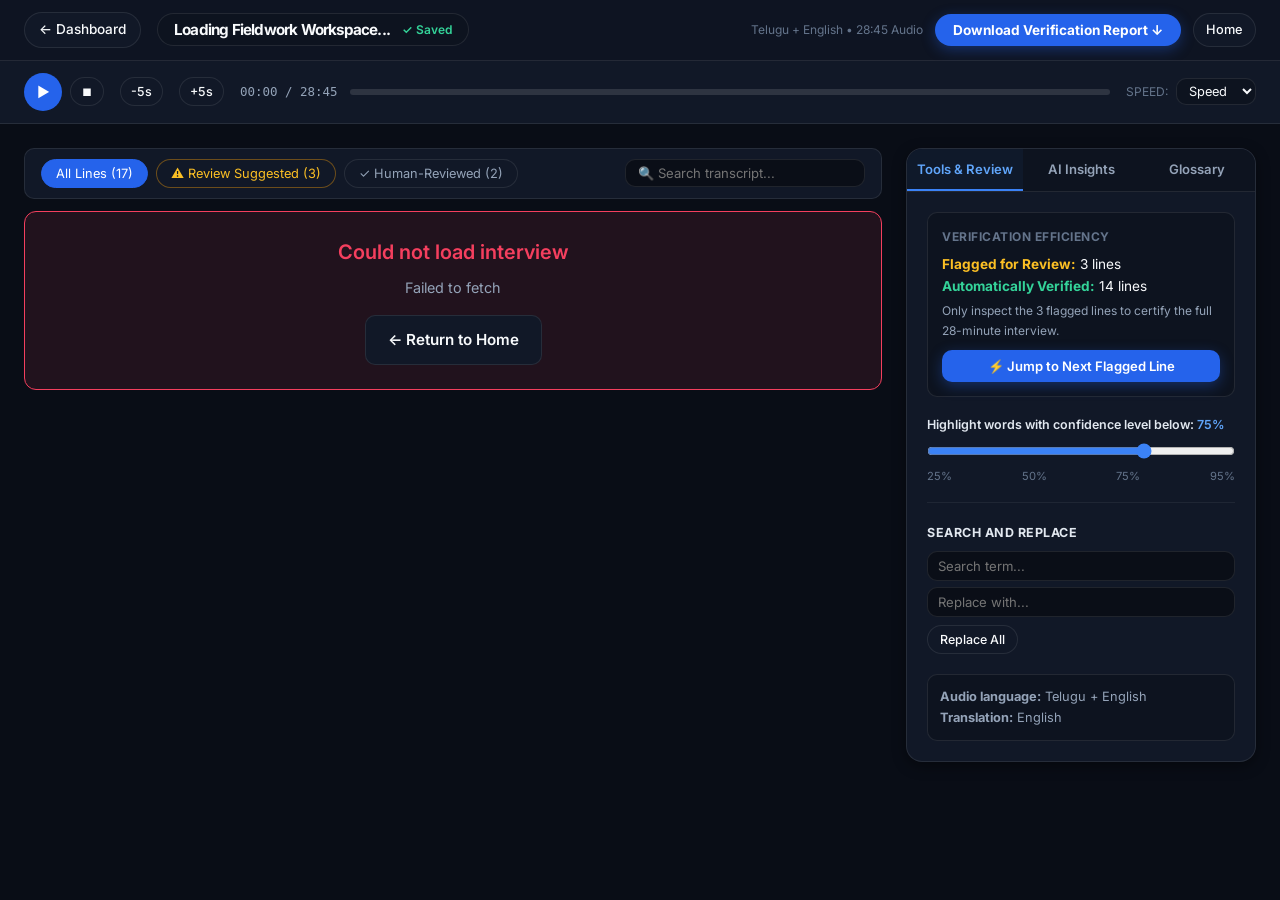
<file: frontend/transcript.html>
<!DOCTYPE html>
<html lang="en">
<head>
  <meta charset="UTF-8" />
  <meta name="viewport" content="width=device-width, initial-scale=1.0" />
  <title>TrustScribe — Multilingual Verification Workspace</title>
  <link rel="stylesheet" href="css/style.css" />
  <link rel="preconnect" href="https://fonts.googleapis.com">
  <link rel="preconnect" href="https://fonts.gstatic.com" crossorigin>
  <link href="https://fonts.googleapis.com/css2?family=Inter:wght@400;500;600;700;800&family=Noto+Sans+Devanagari:wght@400;600&family=Noto+Sans+Tamil:wght@400;600&family=Noto+Sans+Telugu:wght@400;600&display=swap" rel="stylesheet">
</head>
<body class="workspace-page">

  <!-- Top Navigation Bar (Matching Image 3) -->
  <header class="ws-top-bar">
    <div style="display:flex; align-items:center; gap:16px;">
      <a href="dashboard.html" class="btn-secondary btn-pill" style="padding:6px 14px; font-size:0.85rem;">
        ← Dashboard
      </a>
      <div class="ws-title-box">
        <h2 id="projectTitle" style="font-size:0.95rem; font-weight:700; margin:0; color:#f8fafc;">
          Loading Fieldwork Workspace...
        </h2>
        <span class="save-status-pill">✓ Saved</span>
      </div>
    </div>

    <div style="display:flex; align-items:center; gap:12px;">
      <span id="recordingMeta" style="font-size:0.75rem; color:var(--text-dim);">Telugu + English • 28:45 Audio</span>
      <button class="btn-primary btn-pill" id="openExportBtn" style="padding:8px 18px; font-size:0.85rem; font-weight:700;">
        Download Verification Report ↓
      </button>
      <a href="index.html" class="btn-secondary btn-pill" style="padding:6px 12px; font-size:0.8rem;">
        Home
      </a>
    </div>
  </header>

  <!-- Audio Player Bar (Matching Image 3) -->
  <section class="ws-audio-bar">
    <div style="display:flex; align-items:center; gap:8px;">
      <button class="play-btn-circle" id="wsPlayBtn" title="Play / Pause Audio (Spacebar)">▶</button>
      <button class="btn-secondary btn-pill" id="wsStopBtn" title="Stop & Rewind" style="padding:6px 10px; font-size:0.75rem;">⏹</button>
    </div>
    
    <button class="btn-secondary btn-pill" id="btnSkipBack" title="Skip back 5s" style="padding:6px 10px; font-size:0.78rem;">-5s</button>
    <button class="btn-secondary btn-pill" id="btnSkipFwd" title="Skip forward 5s" style="padding:6px 10px; font-size:0.78rem;">+5s</button>
    
    <div class="scrubber-wrap">
      <span class="time-readout" id="wsTime">00:00 / 28:45</span>
      <div class="scrubber-track" id="wsTrack">
        <div class="scrubber-fill" id="wsFill" style="width:0%;"></div>
      </div>
    </div>

    <div style="display:flex; align-items:center; gap:8px;">
      <span style="font-size:0.75rem; color:var(--text-dim); text-transform:uppercase;">Speed:</span>
      <select id="playbackSpeedSelect" class="form-input" style="padding:4px 8px; font-size:0.8rem; width:80px; background:#0d131f;">
        <option value="0.75">0.75x</option>
        <option value="1.0" selected>Speed 1</option>
        <option value="1.25">1.25x</option>
        <option value="1.5">1.5x</option>
        <option value="2.0">2.0x</option>
      </select>
    </div>
  </section>

  <!-- Video Player Preview Container (shown for MP4 files) -->
  <div id="videoContainer" style="display:none; padding:12px 24px; background:#0b101c; border-bottom:1px solid var(--border-color); text-align:center;">
    <video id="wsVideoMedia" controls style="max-height:260px; max-width:100%; border-radius:var(--radius-md); background:#000;"></video>
  </div>

  <!-- Main Two-Column Layout (Matching Image 3) -->
  <div class="ws-main-layout">
    
    <!-- Left Column: Transcript Stream -->
    <div class="ws-transcript-col">
      <!-- Toolbar & Filters -->
      <div style="display:flex; justify-content:space-between; align-items:center; background:#111827; border:1px solid var(--border-color); border-radius:var(--radius-md); padding:10px 16px;">
        <div class="filter-pills" id="filterPills">
          <button class="filter-pill active" data-filter="all">All Lines (<span id="pillAll">17</span>)</button>
          <button class="filter-pill" data-filter="review_suggested" style="border-color:rgba(245,158,11,0.4); color:#fbbf24;">
            ⚠ Review Suggested (<span id="pillFlagged">3</span>)
          </button>
          <button class="filter-pill" data-filter="human_reviewed">
            ✓ Human-Reviewed (<span id="pillReviewed">2</span>)
          </button>
        </div>

        <div style="width:240px;">
          <input type="text" id="transcriptSearch" class="form-input" placeholder="🔍 Search transcript..." style="padding:5px 12px; font-size:0.82rem;">
        </div>
      </div>

      <!-- Transcript Rows Container -->
      <main id="segmentsContainer" style="display:flex; flex-direction:column; gap:10px;">
        <p style="color:var(--text-muted); text-align:center; padding:40px;">Loading interview verification data...</p>
      </main>
    </div>

    <!-- Right Column: Inspector & Tools (Matching Image 3) -->
    <aside class="ws-sidebar-col">
      <!-- Tab Navigation -->
      <div class="sidebar-tab-bar">
        <button class="sidebar-tab-btn active" data-tab="toolsTab">Tools & Review</button>
        <button class="sidebar-tab-btn" data-tab="insightsTab">AI Insights</button>
        <button class="sidebar-tab-btn" data-tab="glossaryTab">Glossary</button>
      </div>

      <!-- Tab 1: Tools & Review -->
      <div class="sidebar-tab-content" id="toolsTab">
        <!-- Review Burden Summary Box -->
        <div style="background:#0d131f; border:1px solid var(--border-color); border-radius:var(--radius-md); padding:14px; margin-bottom:18px;">
          <h4 style="font-size:0.75rem; text-transform:uppercase; color:var(--text-dim); margin-bottom:8px; letter-spacing:0.5px;">
            Verification Efficiency
          </h4>
          <div style="font-size:0.85rem; line-height:1.6; margin-bottom:10px;">
            <div><b style="color:#fbbf24;">Flagged for Review:</b> <span id="sideCountFlagged">3 lines</span></div>
            <div><b style="color:#34d399;">Automatically Verified:</b> <span id="sideCountAuto">14 lines</span></div>
            <div style="color:var(--text-muted); font-size:0.75rem; margin-top:4px;">
              Only inspect the 3 flagged lines to certify the full 28-minute interview.
            </div>
          </div>
          <button class="btn-primary" id="btnNextFlagged" style="width:100%; padding:8px 12px; font-size:0.82rem;">
            ⚡ Jump to Next Flagged Line
          </button>
        </div>

        <!-- Confidence Slider (Matching Image 3) -->
        <div style="margin-bottom:20px; border-bottom:1px solid rgba(255,255,255,0.06); padding-bottom:16px;">
          <label style="display:block; font-size:0.78rem; font-weight:600; color:#e2e8f0; margin-bottom:6px;">
            Highlight words with confidence level below: <span id="confValueDisplay" style="color:#60a5fa;">75%</span>
          </label>
          <input type="range" id="confSlider" min="25" max="95" value="75" style="width:100%; accent-color:#3b82f6;">
          <div style="display:flex; justify-content:space-between; font-size:0.7rem; color:var(--text-dim); margin-top:2px;">
            <span>25%</span>
            <span>50%</span>
            <span>75%</span>
            <span>95%</span>
          </div>
        </div>

        <!-- Search and Replace (Matching Image 3) -->
        <div style="margin-bottom:20px;">
          <h4 style="font-size:0.78rem; font-weight:700; color:#e2e8f0; margin-bottom:8px; text-transform:uppercase; letter-spacing:0.5px;">
            Search and Replace
          </h4>
          <input type="text" id="srSearchInput" class="form-input" placeholder="Search term..." style="margin-bottom:6px; font-size:0.82rem; padding:6px 10px;">
          <input type="text" id="srReplaceInput" class="form-input" placeholder="Replace with..." style="margin-bottom:8px; font-size:0.82rem; padding:6px 10px;">
          <div style="display:flex; gap:6px;">
            <button class="btn-secondary btn-pill" id="btnReplaceAll" style="padding:6px 12px; font-size:0.78rem;">
              Replace All
            </button>
          </div>
        </div>

        <!-- Language Meta -->
        <div style="background:#0d131f; border:1px solid var(--border-color); border-radius:var(--radius-md); padding:12px; font-size:0.8rem; color:var(--text-muted);">
          <div><b>Audio language:</b> <span id="sideAudioLang">Telugu + English</span></div>
          <div><b>Translation:</b> English</div>
        </div>
      </div>

      <!-- Tab 2: AI Insights (Plain English & Clear) -->
      <div class="sidebar-tab-content" id="insightsTab" style="display:none;">
        <div style="background:#0d131f; border:1px solid var(--border-color); border-radius:var(--radius-md); padding:14px; margin-bottom:14px;">
          <h4 style="font-size:0.75rem; text-transform:uppercase; color:var(--text-dim); margin-bottom:6px; letter-spacing:0.5px;">
            Executive Summary
          </h4>
          <p id="sideSummaryText" style="font-size:0.85rem; line-height:1.5; color:#cbd5e1;"></p>
        </div>

        <h4 style="font-size:0.75rem; text-transform:uppercase; color:var(--text-dim); margin-bottom:8px; letter-spacing:0.5px;">
          Key Thematic Findings
        </h4>
        <div id="sideInsightsList" style="display:flex; flex-direction:column; gap:10px;"></div>
      </div>

      <!-- Tab 3: Reusable Glossary -->
      <div class="sidebar-tab-content" id="glossaryTab" style="display:none;">
        <p style="font-size:0.78rem; color:var(--text-muted); margin-bottom:12px;">
          Approved terminology, scheme titles, and names standardized across this project.
        </p>

        <div style="border:1px solid var(--border-color); border-radius:var(--radius-md); max-height:220px; overflow-y:auto; margin-bottom:12px;">
          <table style="width:100%; border-collapse:collapse; font-size:0.8rem;">
            <tbody id="glossaryTbody"></tbody>
          </table>
        </div>

        <form id="sideGlossaryForm" style="display:flex; flex-direction:column; gap:6px; margin-bottom:10px;">
          <input type="text" id="sideGlossaryTerm" class="form-input" placeholder="Approved term (e.g. Rythu Bharosa)" required style="padding:6px 10px; font-size:0.8rem;">
          <input type="text" id="sideGlossaryDesc" class="form-input" placeholder="Notes (scheme, place, person)" style="padding:6px 10px; font-size:0.8rem;">
          <button type="submit" class="btn-secondary btn-pill" style="padding:6px; font-size:0.78rem;">+ Add Term</button>
        </form>

        <button class="btn-primary btn-pill" id="btnApplyGlossarySide" style="width:100%; padding:8px; font-size:0.8rem;">
          ✦ Apply Glossary to Transcript
        </button>
      </div>
    </aside>
  </div>

  <!-- Download Verification Report Modal (Exact Match to User Image 1) -->
  <dialog class="app-dialog" id="exportDialog">
    <div class="export-dialog-box">
      <div style="display:flex; justify-content:space-between; align-items:flex-start; margin-bottom:4px;">
        <h3 class="export-modal-title">Download Verification Report</h3>
        <button class="dialog-close" onclick="document.getElementById('exportDialog').close()" style="color:#94a3b8; font-size:1.6rem; line-height:1; cursor:pointer;">×</button>
      </div>

      <p class="export-modal-desc">
        Choose your export format. Reports include timestamps, speaker labels, original text, English translations, dual-engine discrepancies, and human review audit statuses.
      </p>

      <h4 class="export-modal-subhead">Download as</h4>

      <div class="export-2x2-grid">
        <!-- Word doc -->
        <div class="export-tile-img1" onclick="downloadExport('docx')">
          <svg width="44" height="44" viewBox="0 0 24 24" fill="none" stroke="#ffffff" stroke-width="2.2" stroke-linecap="round" stroke-linejoin="round">
            <path d="M21 15v4a2 2 0 0 1-2 2H5a2 2 0 0 1-2-2v-4"></path>
            <polyline points="7 10 12 15 17 10"></polyline>
            <line x1="12" y1="15" x2="12" y2="3"></line>
          </svg>
          <div class="tile-name">Word doc</div>
          <div class="tile-ext">(.docx)</div>
        </div>

        <!-- PDF -->
        <div class="export-tile-img1" onclick="downloadExport('pdf')">
          <svg width="44" height="44" viewBox="0 0 24 24" fill="none" stroke="#ffffff" stroke-width="2.2" stroke-linecap="round" stroke-linejoin="round">
            <path d="M21 15v4a2 2 0 0 1-2 2H5a2 2 0 0 1-2-2v-4"></path>
            <polyline points="7 10 12 15 17 10"></polyline>
            <line x1="12" y1="15" x2="12" y2="3"></line>
          </svg>
          <div class="tile-name">PDF</div>
          <div class="tile-ext">(.pdf)</div>
        </div>

        <!-- Text -->
        <div class="export-tile-img1" onclick="downloadExport('txt')">
          <svg width="44" height="44" viewBox="0 0 24 24" fill="none" stroke="#ffffff" stroke-width="2.2" stroke-linecap="round" stroke-linejoin="round">
            <path d="M21 15v4a2 2 0 0 1-2 2H5a2 2 0 0 1-2-2v-4"></path>
            <polyline points="7 10 12 15 17 10"></polyline>
            <line x1="12" y1="15" x2="12" y2="3"></line>
          </svg>
          <div class="tile-name">Text</div>
          <div class="tile-ext">(.txt)</div>
        </div>

        <!-- JSON -->
        <div class="export-tile-img1" onclick="downloadExport('json')">
          <svg width="44" height="44" viewBox="0 0 24 24" fill="none" stroke="#ffffff" stroke-width="2.2" stroke-linecap="round" stroke-linejoin="round">
            <path d="M21 15v4a2 2 0 0 1-2 2H5a2 2 0 0 1-2-2v-4"></path>
            <polyline points="7 10 12 15 17 10"></polyline>
            <line x1="12" y1="15" x2="12" y2="3"></line>
          </svg>
          <div class="tile-name">JSON</div>
          <div class="tile-ext">(.json)</div>
        </div>
      </div>
    </div>
  </dialog>

  <!-- Audio Element -->
  <audio id="wsAudioMedia" preload="metadata"></audio>

  <!-- Toast Notification -->
  <div id="wsToast" style="position:fixed; bottom:24px; right:24px; background:#1e293b; color:#fff; border:1px solid #3b82f6; padding:12px 20px; border-radius:var(--radius-md); box-shadow:0 10px 25px rgba(0,0,0,0.5); z-index:9999; display:none; font-size:0.85rem; align-items:center; gap:8px;"></div>

  <script src="js/api.js"></script>
  <script src="js/transcript.js"></script>
</body>
</html>
</file>
<file: frontend/css/style.css>
:root {
  --bg-dark: #0a0e17;
  --bg-card: #111827;
  --bg-card-hover: #162033;
  --bg-elevated: #1f293d;
  --border-color: rgba(255, 255, 255, 0.09);
  --border-active: #3b82f6;
  
  --text-main: #f8fafc;
  --text-muted: #94a3b8;
  --text-dim: #64748b;
  
  --primary: #2563eb;
  --primary-hover: #1d4ed8;
  --primary-light: rgba(37, 99, 235, 0.15);
  
  --accent-cyan: #06b6d4;
  --accent-emerald: #10b981;
  --accent-amber: #f59e0b;
  --accent-purple: #8b5cf6;
  --accent-rose: #f43f5e;
  
  --radius-sm: 6px;
  --radius-md: 10px;
  --radius-lg: 16px;
  --radius-full: 9999px;
  
  --shadow-sm: 0 1px 3px rgba(0, 0, 0, 0.3);
  --shadow-md: 0 4px 14px rgba(0, 0, 0, 0.4);
  --shadow-lg: 0 10px 30px rgba(0, 0, 0, 0.6);
  
  --font-sans: 'Inter', -apple-system, BlinkMacSystemFont, "Segoe UI", Roboto, "Noto Sans", "Noto Sans Telugu", "Noto Sans Devanagari", "Noto Sans Tamil", sans-serif;
}

* {
  box-sizing: border-box;
  margin: 0;
  padding: 0;
}

body {
  font-family: var(--font-sans);
  background-color: var(--bg-dark);
  color: var(--text-main);
  line-height: 1.6;
  -webkit-font-smoothing: antialiased;
  overflow-x: hidden;
}

a {
  color: inherit;
  text-decoration: none;
}

button, input, textarea, select {
  font-family: inherit;
}

.container {
  max-width: 1200px;
  margin: 0 auto;
  padding: 0 24px;
}

/* --- NAVIGATION --- */
.navbar {
  position: sticky;
  top: 0;
  z-index: 100;
  backdrop-filter: blur(12px);
  background-color: rgba(10, 14, 23, 0.85);
  border-bottom: 1px solid var(--border-color);
  padding: 16px 0;
}

.nav-container {
  display: flex;
  align-items: center;
  justify-content: space-between;
}

.logo-group {
  display: flex;
  align-items: center;
  gap: 10px;
  font-size: 1.25rem;
  font-weight: 700;
  letter-spacing: -0.5px;
}

.logo-icon {
  width: 28px;
  height: 28px;
  background: linear-gradient(135deg, #2563eb, #06b6d4);
  border-radius: var(--radius-sm);
  display: flex;
  align-items: center;
  justify-content: center;
  font-size: 14px;
  font-weight: 800;
  color: #fff;
}

.logo-badge {
  font-size: 0.7rem;
  background: rgba(37, 99, 235, 0.15);
  color: #60a5fa;
  border: 1px solid rgba(59, 130, 246, 0.3);
  padding: 2px 8px;
  border-radius: var(--radius-full);
  font-weight: 500;
}

.nav-links {
  display: flex;
  align-items: center;
  gap: 28px;
  list-style: none;
  font-size: 0.9rem;
  font-weight: 500;
  color: var(--text-muted);
}

.nav-links a:hover {
  color: var(--text-main);
}

.nav-cta-btn {
  background: var(--primary);
  color: #fff !important;
  padding: 8px 18px;
  border-radius: var(--radius-md);
  transition: background 0.2s;
  box-shadow: 0 2px 8px rgba(37, 99, 235, 0.4);
}

.nav-cta-btn:hover {
  background: var(--primary-hover);
}

/* --- BUTTONS --- */
.btn-primary {
  display: inline-flex;
  align-items: center;
  justify-content: center;
  gap: 8px;
  background-color: var(--primary);
  color: #fff;
  border: none;
  padding: 12px 24px;
  border-radius: var(--radius-md);
  font-weight: 600;
  font-size: 0.95rem;
  cursor: pointer;
  transition: all 0.2s;
  box-shadow: 0 4px 14px rgba(37, 99, 235, 0.35);
}

.btn-primary:hover {
  background-color: var(--primary-hover);
  transform: translateY(-1px);
}

.btn-secondary {
  display: inline-flex;
  align-items: center;
  justify-content: center;
  gap: 8px;
  background-color: var(--bg-card);
  color: var(--text-main);
  border: 1px solid var(--border-color);
  padding: 12px 22px;
  border-radius: var(--radius-md);
  font-weight: 600;
  font-size: 0.95rem;
  cursor: pointer;
  transition: all 0.2s;
}

.btn-secondary:hover {
  background-color: var(--bg-card-hover);
  border-color: rgba(255, 255, 255, 0.2);
}

.btn-pill {
  padding: 6px 14px;
  border-radius: var(--radius-full);
  font-size: 0.82rem;
  font-weight: 500;
}

/* --- EYEBROWS & HEADINGS --- */
.eyebrow {
  font-size: 0.75rem;
  font-weight: 700;
  letter-spacing: 1.5px;
  text-transform: uppercase;
  color: #60a5fa;
  margin-bottom: 12px;
  display: inline-block;
}

h1 {
  font-size: 3.2rem;
  font-weight: 800;
  line-height: 1.15;
  letter-spacing: -1.2px;
  margin-bottom: 20px;
}

h2 {
  font-size: 2.2rem;
  font-weight: 700;
  letter-spacing: -0.8px;
  line-height: 1.25;
  margin-bottom: 16px;
}

h3 {
  font-size: 1.25rem;
  font-weight: 600;
  margin-bottom: 8px;
}

p.lead {
  font-size: 1.15rem;
  color: var(--text-muted);
  line-height: 1.7;
  max-width: 700px;
}

/* --- HERO SECTION --- */
.hero {
  padding: 70px 0 90px;
  display: grid;
  grid-template-columns: 1.1fr 0.9fr;
  gap: 50px;
  align-items: center;
}

.hero-actions {
  display: flex;
  align-items: center;
  gap: 16px;
  margin-top: 32px;
  margin-bottom: 20px;
}

.hero-note {
  font-size: 0.85rem;
  color: var(--text-dim);
}

.hero-card {
  background: linear-gradient(180deg, #162033 0%, #111827 100%);
  border: 1px solid var(--border-color);
  border-radius: var(--radius-lg);
  padding: 24px;
  box-shadow: var(--shadow-lg);
  position: relative;
  overflow: hidden;
}

.hero-card-header {
  display: flex;
  justify-content: space-between;
  align-items: center;
  border-bottom: 1px solid var(--border-color);
  padding-bottom: 14px;
  margin-bottom: 16px;
  font-size: 0.85rem;
  color: var(--text-muted);
}

.hero-waveform {
  display: flex;
  align-items: center;
  gap: 3px;
  height: 36px;
  margin: 16px 0;
}

.hero-waveform span {
  flex: 1;
  background: #3b82f6;
  border-radius: 2px;
  opacity: 0.7;
}

.hero-row {
  background: var(--bg-dark);
  border: 1px solid var(--border-color);
  border-radius: var(--radius-md);
  padding: 12px 16px;
  margin-bottom: 12px;
  font-size: 0.88rem;
}

.hero-row.flagged {
  border-left: 3px solid var(--accent-amber);
  background: rgba(245, 158, 11, 0.05);
}

.hero-row.verified {
  border-left: 3px solid var(--accent-emerald);
  background: rgba(16, 185, 129, 0.05);
}

/* --- SECTION: SEE HOW IT WORKS --- */
.how-it-works-section {
  padding: 90px 0;
  background: linear-gradient(180deg, rgba(17, 24, 39, 0.4) 0%, rgba(10, 14, 23, 0.8) 100%);
  border-top: 1px solid var(--border-color);
  border-bottom: 1px solid var(--border-color);
}

.section-head {
  display: flex;
  justify-content: space-between;
  align-items: flex-end;
  margin-bottom: 48px;
}

.workflow-grid {
  display: grid;
  grid-template-columns: 340px 1fr;
  gap: 36px;
  align-items: start;
}

.steps-list {
  display: flex;
  flex-direction: column;
  gap: 16px;
}

.step-card {
  background: var(--bg-card);
  border: 1px solid var(--border-color);
  border-radius: var(--radius-md);
  padding: 18px 20px;
  transition: all 0.2s;
  cursor: pointer;
}

.step-card.active, .step-card:hover {
  background: var(--bg-card-hover);
  border-color: var(--border-active);
  transform: translateX(4px);
}

.step-num {
  font-size: 0.78rem;
  font-weight: 700;
  color: #60a5fa;
  margin-bottom: 4px;
}

.step-title {
  font-size: 1rem;
  font-weight: 600;
  margin-bottom: 4px;
}

.step-desc {
  font-size: 0.85rem;
  color: var(--text-muted);
  line-height: 1.5;
}

/* --- EMBEDDED INTERACTIVE WORKSPACE PREVIEW --- */
.preview-workspace-card {
  background: var(--bg-card);
  border: 1px solid var(--border-color);
  border-radius: var(--radius-lg);
  overflow: hidden;
  box-shadow: var(--shadow-lg);
}

.preview-bar {
  background: #0d131f;
  border-bottom: 1px solid var(--border-color);
  padding: 14px 20px;
  display: flex;
  align-items: center;
  justify-content: space-between;
}

.preview-audio-ctrls {
  display: flex;
  align-items: center;
  gap: 14px;
  width: 100%;
}

.play-btn-circle {
  width: 38px;
  height: 38px;
  border-radius: 50%;
  background: var(--primary);
  border: none;
  color: #fff;
  display: flex;
  align-items: center;
  justify-content: center;
  font-size: 14px;
  cursor: pointer;
  transition: background 0.2s;
  flex-shrink: 0;
}

.play-btn-circle:hover {
  background: var(--primary-hover);
}

.scrubber-wrap {
  flex: 1;
  display: flex;
  align-items: center;
  gap: 12px;
}

.scrubber-track {
  flex: 1;
  height: 6px;
  background: rgba(255, 255, 255, 0.12);
  border-radius: var(--radius-full);
  cursor: pointer;
  position: relative;
}

.scrubber-fill {
  height: 100%;
  background: linear-gradient(90deg, #3b82f6, #06b6d4);
  border-radius: var(--radius-full);
  width: 25%;
  position: relative;
}

.time-readout {
  font-size: 0.78rem;
  font-family: monospace;
  color: var(--text-muted);
  min-width: 80px;
}

.preview-table {
  width: 100%;
  border-collapse: collapse;
  font-size: 0.88rem;
}

.preview-table th {
  text-align: left;
  padding: 12px 18px;
  font-size: 0.75rem;
  font-weight: 600;
  color: var(--text-dim);
  text-transform: uppercase;
  letter-spacing: 0.5px;
  border-bottom: 1px solid var(--border-color);
  background: rgba(0, 0, 0, 0.2);
}

.preview-table td {
  padding: 16px 18px;
  border-bottom: 1px solid var(--border-color);
  vertical-align: top;
}

.preview-table tr:hover td {
  background: rgba(255, 255, 255, 0.02);
}

.badge {
  display: inline-flex;
  align-items: center;
  gap: 5px;
  padding: 4px 10px;
  border-radius: var(--radius-full);
  font-size: 0.75rem;
  font-weight: 600;
}

.badge-warning {
  background: rgba(245, 158, 11, 0.15);
  color: #fbbf24;
  border: 1px solid rgba(245, 158, 11, 0.3);
}

.badge-success {
  background: rgba(16, 185, 129, 0.15);
  color: #34d399;
  border: 1px solid rgba(16, 185, 129, 0.3);
}

.badge-info {
  background: rgba(59, 130, 246, 0.15);
  color: #60a5fa;
  border: 1px solid rgba(59, 130, 246, 0.3);
}

.badge-purple {
  background: rgba(139, 92, 246, 0.15);
  color: #a78bfa;
  border: 1px solid rgba(139, 92, 246, 0.3);
}

.badge-neutral {
  background: rgba(148, 163, 184, 0.15);
  color: #cbd5e1;
  border: 1px solid rgba(148, 163, 184, 0.25);
}

/* --- SECTION: UPLOAD & AUTOMATIC DETECTION --- */
.upload-section {
  padding: 90px 0;
}

.upload-grid {
  display: grid;
  grid-template-columns: 1fr 1.15fr;
  gap: 48px;
  align-items: center;
}

.feature-checkmarks {
  display: flex;
  flex-direction: column;
  gap: 12px;
  margin-top: 24px;
  font-size: 0.95rem;
  color: var(--text-muted);
}

.feature-checkmarks span {
  display: flex;
  align-items: center;
  gap: 10px;
}

.feature-checkmarks span::before {
  content: "✓";
  color: var(--accent-emerald);
  font-weight: 700;
}

.dropzone-card {
  background: var(--bg-card);
  border: 2px dashed rgba(255, 255, 255, 0.15);
  border-radius: var(--radius-lg);
  padding: 36px 28px;
  text-align: center;
  transition: all 0.2s;
  cursor: pointer;
}

.dropzone-card:hover, .dropzone-card.dragover {
  border-color: var(--primary);
  background: rgba(37, 99, 235, 0.05);
}

.drop-icon {
  width: 52px;
  height: 52px;
  border-radius: 50%;
  background: rgba(37, 99, 235, 0.15);
  color: #60a5fa;
  display: inline-flex;
  align-items: center;
  justify-content: center;
  font-size: 22px;
  margin-bottom: 14px;
}

.auto-detect-pill-bar {
  margin-top: 20px;
  padding: 12px 16px;
  background: #0d131f;
  border: 1px solid var(--border-color);
  border-radius: var(--radius-md);
  display: flex;
  align-items: center;
  justify-content: space-between;
  font-size: 0.85rem;
}

.sample-buttons-row {
  display: flex;
  flex-direction: column;
  gap: 8px;
  margin-top: 16px;
}

.sample-btn {
  background: var(--bg-card-hover);
  border: 1px solid var(--border-color);
  color: var(--text-main);
  padding: 10px 14px;
  border-radius: var(--radius-sm);
  font-size: 0.83rem;
  text-align: left;
  display: flex;
  align-items: center;
  justify-content: space-between;
  cursor: pointer;
  transition: all 0.15s;
}

.sample-btn:hover {
  border-color: var(--border-active);
  background: var(--bg-elevated);
}

/* --- PROCESSING STEPPER MODAL --- */
.processing-modal {
  position: fixed;
  inset: 0;
  background: rgba(0, 0, 0, 0.75);
  backdrop-filter: blur(8px);
  display: flex;
  align-items: center;
  justify-content: center;
  z-index: 999;
}

.processing-card {
  background: var(--bg-card);
  border: 1px solid var(--border-color);
  border-radius: var(--radius-lg);
  padding: 36px;
  width: 90%;
  max-width: 540px;
  box-shadow: var(--shadow-lg);
}

.spinner {
  width: 44px;
  height: 44px;
  border: 3px solid rgba(59, 130, 246, 0.2);
  border-top-color: var(--primary);
  border-radius: 50%;
  animation: spin 0.8s linear infinite;
  margin: 0 auto 20px;
}

@keyframes spin {
  to { transform: rotate(360deg); }
}

.stepper-list {
  display: flex;
  flex-direction: column;
  gap: 12px;
  margin-top: 24px;
  font-size: 0.88rem;
}

.stepper-item {
  display: flex;
  align-items: center;
  gap: 12px;
  color: var(--text-dim);
}

.stepper-item.completed {
  color: var(--accent-emerald);
}

.stepper-item.active {
  color: #60a5fa;
  font-weight: 600;
}

/* --- WHY TRUSTSCRIBE (4 CARDS) --- */
.why-section {
  padding: 90px 0;
  border-top: 1px solid var(--border-color);
}

.four-cards-grid {
  display: grid;
  grid-template-columns: repeat(2, 1fr);
  gap: 24px;
  margin-top: 48px;
}

.feature-box {
  background: var(--bg-card);
  border: 1px solid var(--border-color);
  border-radius: var(--radius-lg);
  padding: 32px;
  transition: all 0.2s;
}

.feature-box:hover {
  border-color: rgba(255, 255, 255, 0.2);
  transform: translateY(-2px);
}

.feature-box .card-num {
  font-size: 1.1rem;
  font-weight: 700;
  color: #60a5fa;
  margin-bottom: 12px;
}

/* --- CUSTOMER REVIEWS --- */
.reviews-section {
  padding: 90px 0;
  background: #0d131f;
  border-top: 1px solid var(--border-color);
}

.reviews-grid {
  display: grid;
  grid-template-columns: repeat(3, 1fr);
  gap: 24px;
  margin-top: 48px;
}

.review-card {
  background: var(--bg-card);
  border: 1px solid var(--border-color);
  border-radius: var(--radius-lg);
  padding: 28px;
  display: flex;
  flex-direction: column;
  justify-content: space-between;
}

.review-quote {
  font-size: 1rem;
  color: var(--text-muted);
  line-height: 1.6;
  margin-bottom: 24px;
  position: relative;
}

.reviewer-meta {
  display: flex;
  align-items: center;
  gap: 12px;
}

.avatar-circle {
  width: 40px;
  height: 40px;
  border-radius: 50%;
  background: linear-gradient(135deg, #2563eb, #8b5cf6);
  display: flex;
  align-items: center;
  justify-content: center;
  font-weight: 700;
  font-size: 0.85rem;
  color: #fff;
}

/* --- PRICING --- */
.pricing-section {
  padding: 90px 0;
  border-top: 1px solid var(--border-color);
}

.pricing-toggle {
  display: inline-flex;
  align-items: center;
  background: var(--bg-card);
  border: 1px solid var(--border-color);
  border-radius: var(--radius-full);
  padding: 4px;
  margin: 24px 0 48px;
}

.pricing-toggle button {
  background: transparent;
  border: none;
  color: var(--text-muted);
  padding: 8px 20px;
  border-radius: var(--radius-full);
  font-weight: 600;
  font-size: 0.88rem;
  cursor: pointer;
}

.pricing-toggle button.active {
  background: var(--primary);
  color: #fff;
}

.pricing-grid {
  display: grid;
  grid-template-columns: repeat(4, 1fr);
  gap: 20px;
}

.pricing-card {
  background: var(--bg-card);
  border: 1px solid var(--border-color);
  border-radius: var(--radius-lg);
  padding: 28px 24px;
  display: flex;
  flex-direction: column;
  justify-content: space-between;
  position: relative;
}

.pricing-card.popular {
  border-color: var(--primary);
  background: linear-gradient(180deg, #162033 0%, #111827 100%);
  box-shadow: 0 0 24px rgba(37, 99, 235, 0.2);
}

.popular-badge {
  position: absolute;
  top: -12px;
  left: 50%;
  transform: translateX(-50%);
  background: var(--primary);
  color: #fff;
  font-size: 0.72rem;
  font-weight: 700;
  padding: 3px 12px;
  border-radius: var(--radius-full);
  text-transform: uppercase;
  letter-spacing: 0.5px;
}

.pricing-price {
  font-size: 2.2rem;
  font-weight: 800;
  margin: 16px 0;
}

.pricing-features {
  list-style: none;
  font-size: 0.85rem;
  color: var(--text-muted);
  display: flex;
  flex-direction: column;
  gap: 10px;
  margin: 20px 0 28px;
}

.pricing-features li::before {
  content: "✓ ";
  color: var(--accent-emerald);
  font-weight: 700;
}

/* --- CONTACT US --- */
.contact-section {
  padding: 90px 0;
  background: #0d131f;
  border-top: 1px solid var(--border-color);
}

.contact-grid {
  display: grid;
  grid-template-columns: 1fr 1.3fr;
  gap: 50px;
}

.contact-form {
  background: var(--bg-card);
  border: 1px solid var(--border-color);
  border-radius: var(--radius-lg);
  padding: 32px;
  display: flex;
  flex-direction: column;
  gap: 16px;
}

.form-row {
  display: grid;
  grid-template-columns: 1fr 1fr;
  gap: 16px;
}

.input-group label {
  display: block;
  font-size: 0.8rem;
  font-weight: 600;
  color: var(--text-muted);
  margin-bottom: 6px;
}

.form-input {
  width: 100%;
  background: var(--bg-dark);
  border: 1px solid var(--border-color);
  border-radius: var(--radius-md);
  padding: 10px 14px;
  color: var(--text-main);
  font-size: 0.9rem;
  transition: border-color 0.2s;
}

.form-input:focus {
  outline: none;
  border-color: var(--primary);
}

/* --- FOOTER --- */
footer {
  padding: 40px 0;
  border-top: 1px solid var(--border-color);
  font-size: 0.85rem;
  color: var(--text-dim);
}

/* --- TWO-COLUMN WORKSPACE LAYOUT (Matching Image 3) --- */
.ws-title-box {
  display: flex;
  align-items: center;
  gap: 12px;
  background: #0d131f;
  border: 1px solid var(--border-color);
  padding: 6px 16px;
  border-radius: var(--radius-full);
}

.save-status-pill {
  font-size: 0.75rem;
  color: #34d399;
  font-weight: 600;
  display: flex;
  align-items: center;
  gap: 4px;
}

.ws-main-layout {
  display: grid;
  grid-template-columns: 1fr 350px;
  gap: 24px;
  padding: 24px;
  max-width: 1480px;
  margin: 0 auto;
  width: 100%;
  align-items: start;
}

.ws-transcript-col {
  display: flex;
  flex-direction: column;
  gap: 12px;
}

.ws-sidebar-col {
  position: sticky;
  top: 80px;
  background: var(--bg-card);
  border: 1px solid var(--border-color);
  border-radius: var(--radius-lg);
  overflow: hidden;
  box-shadow: var(--shadow-md);
}

.sidebar-tab-bar {
  display: flex;
  background: #0d131f;
  border-bottom: 1px solid var(--border-color);
}

.sidebar-tab-btn {
  flex: 1;
  padding: 12px 8px;
  background: transparent;
  border: none;
  color: var(--text-muted);
  font-size: 0.82rem;
  font-weight: 600;
  cursor: pointer;
  transition: all 0.15s;
  text-align: center;
  border-bottom: 2px solid transparent;
}

.sidebar-tab-btn.active {
  color: #60a5fa;
  border-bottom-color: #3b82f6;
  background: rgba(59, 130, 246, 0.05);
}

.sidebar-tab-content {
  padding: 20px;
  max-height: calc(100vh - 160px);
  overflow-y: auto;
}

/* Transcript Row (matching Image 3 clean table style) */
.transcript-row-card {
  background: var(--bg-card);
  border: 1px solid var(--border-color);
  border-radius: var(--radius-md);
  padding: 16px 20px;
  display: grid;
  grid-template-columns: 85px 150px 1fr;
  gap: 18px;
  align-items: start;
  transition: all 0.2s;
}

.transcript-row-card:hover {
  background: #141c2e;
  border-color: rgba(255, 255, 255, 0.18);
}

.transcript-row-card.playing {
  border-color: #3b82f6;
  background: #162238;
  box-shadow: 0 0 16px rgba(59, 130, 246, 0.25);
}

.transcript-row-card.flagged-row {
  border-left: 4px solid var(--accent-amber);
  background: rgba(245, 158, 11, 0.04);
}

.transcript-row-card.verified-row {
  border-left: 4px solid var(--accent-emerald);
}

.speaker-pill {
  display: inline-block;
  padding: 4px 10px;
  border-radius: 6px;
  font-size: 0.78rem;
  font-weight: 600;
  white-space: nowrap;
  overflow: hidden;
  text-overflow: ellipsis;
  max-width: 140px;
}

.speaker-lavender {
  background: #2e2640;
  color: #d8b4fe;
  border: 1px solid rgba(168, 85, 247, 0.3);
}

.speaker-blue {
  background: #172554;
  color: #93c5fd;
  border: 1px solid rgba(59, 130, 246, 0.3);
}

.speaker-emerald {
  background: #064e3b;
  color: #6ee7b7;
  border: 1px solid rgba(16, 185, 129, 0.3);
}

.speaker-rose {
  background: #4c1d24;
  color: #fda4af;
  border: 1px solid rgba(244, 63, 94, 0.3);
}

.discrepancy-inline-highlight {
  background: rgba(245, 158, 11, 0.2);
  color: #fde047;
  border-bottom: 2px dashed #f59e0b;
  padding: 1px 4px;
  border-radius: 3px;
  font-weight: 600;
}

@media (max-width: 1100px) {
  .ws-main-layout {
    grid-template-columns: 1fr;
  }
  .ws-sidebar-col {
    position: static;
  }
  .transcript-row-card {
    grid-template-columns: 1fr;
    gap: 10px;
  }
}
.workspace-page {
  background: #090d16;
  min-height: 100vh;
  display: flex;
  flex-direction: column;
}

.ws-top-bar {
  background: #0e1422;
  border-bottom: 1px solid var(--border-color);
  padding: 12px 24px;
  display: flex;
  align-items: center;
  justify-content: space-between;
}

.ws-title-group {
  display: flex;
  align-items: center;
  gap: 14px;
}

.ws-actions-group {
  display: flex;
  align-items: center;
  gap: 10px;
}

.ws-audio-bar {
  background: #111827;
  border-bottom: 1px solid var(--border-color);
  padding: 12px 24px;
  display: flex;
  align-items: center;
  gap: 16px;
  position: sticky;
  top: 0;
  z-index: 90;
}

.ws-stats-banner {
  background: rgba(30, 41, 59, 0.4);
  border-bottom: 1px solid var(--border-color);
  padding: 10px 24px;
  display: flex;
  align-items: center;
  justify-content: space-between;
  font-size: 0.85rem;
}

.ws-toolbar {
  padding: 16px 24px;
  display: flex;
  align-items: center;
  justify-content: space-between;
  gap: 16px;
  border-bottom: 1px solid var(--border-color);
}

.filter-pills {
  display: flex;
  align-items: center;
  gap: 8px;
}

.filter-pill {
  background: var(--bg-card);
  border: 1px solid var(--border-color);
  color: var(--text-muted);
  padding: 6px 14px;
  border-radius: var(--radius-full);
  font-size: 0.8rem;
  cursor: pointer;
  transition: all 0.15s;
}

.filter-pill.active {
  background: var(--primary);
  color: #fff;
  border-color: var(--primary);
}

.ws-segments-container {
  flex: 1;
  padding: 24px;
  max-width: 1300px;
  margin: 0 auto;
  width: 100%;
  display: flex;
  flex-direction: column;
  gap: 16px;
}

.ws-segment-card {
  background: var(--bg-card);
  border: 1px solid var(--border-color);
  border-radius: var(--radius-lg);
  padding: 18px 22px;
  transition: all 0.2s;
  position: relative;
}

.ws-segment-card.playing {
  border-color: var(--primary);
  box-shadow: 0 0 16px rgba(37, 99, 235, 0.25);
  background: #151e33;
}

.ws-segment-card.review-suggested {
  border-left: 4px solid var(--accent-amber);
}

.ws-segment-card.human-reviewed {
  border-left: 4px solid var(--accent-emerald);
}

.ws-segment-card.unclear {
  border-left: 4px solid var(--accent-purple);
}

.seg-header {
  display: flex;
  align-items: center;
  justify-content: space-between;
  margin-bottom: 12px;
  font-size: 0.85rem;
}

.seg-time-btn {
  background: rgba(255, 255, 255, 0.08);
  border: none;
  color: #60a5fa;
  padding: 4px 10px;
  border-radius: var(--radius-sm);
  font-family: monospace;
  font-size: 0.82rem;
  cursor: pointer;
  display: flex;
  align-items: center;
  gap: 5px;
}

.seg-time-btn:hover {
  background: var(--primary);
  color: #fff;
}

.speaker-input {
  background: transparent;
  border: 1px solid transparent;
  color: var(--text-main);
  font-weight: 600;
  font-size: 0.9rem;
  padding: 2px 6px;
  border-radius: var(--radius-sm);
}

.speaker-input:focus {
  background: var(--bg-dark);
  border-color: var(--border-color);
  outline: none;
}

.seg-grid {
  display: grid;
  grid-template-columns: 1fr 1fr;
  gap: 16px;
  margin-bottom: 14px;
}

.seg-col label {
  display: block;
  font-size: 0.72rem;
  font-weight: 700;
  text-transform: uppercase;
  color: var(--text-dim);
  letter-spacing: 0.5px;
  margin-bottom: 6px;
}

.seg-textarea {
  width: 100%;
  background: var(--bg-dark);
  border: 1px solid var(--border-color);
  border-radius: var(--radius-md);
  padding: 10px 14px;
  color: var(--text-main);
  font-size: 0.92rem;
  line-height: 1.5;
  resize: vertical;
  min-height: 72px;
}

.seg-textarea:focus {
  outline: none;
  border-color: var(--primary);
}

.engine-comparison-drawer {
  background: rgba(13, 19, 31, 0.7);
  border: 1px solid var(--border-color);
  border-radius: var(--radius-md);
  padding: 12px 16px;
  margin-bottom: 14px;
  font-size: 0.83rem;
}

.engine-diff-row {
  display: grid;
  grid-template-columns: 100px 1fr auto;
  gap: 12px;
  align-items: center;
  padding: 4px 0;
}

.seg-footer {
  display: flex;
  align-items: center;
  justify-content: space-between;
  border-top: 1px solid rgba(255, 255, 255, 0.06);
  padding-top: 12px;
  font-size: 0.82rem;
}

.review-action-btns {
  display: flex;
  align-items: center;
  gap: 8px;
}

.btn-action {
  background: var(--bg-elevated);
  border: 1px solid var(--border-color);
  color: var(--text-main);
  padding: 6px 14px;
  border-radius: var(--radius-sm);
  font-size: 0.8rem;
  font-weight: 500;
  cursor: pointer;
  display: flex;
  align-items: center;
  gap: 6px;
  transition: all 0.15s;
}

.btn-action.btn-verify {
  background: rgba(16, 185, 129, 0.15);
  color: #34d399;
  border-color: rgba(16, 185, 129, 0.3);
}

.btn-action.btn-verify:hover {
  background: #10b981;
  color: #fff;
}

.btn-action.btn-flag {
  background: rgba(245, 158, 11, 0.15);
  color: #fbbf24;
  border-color: rgba(245, 158, 11, 0.3);
}

.btn-action.btn-flag:hover {
  background: #f59e0b;
  color: #fff;
}

/* --- EXPORT MODAL CARDS (Matching User Image 1 Exactly) --- */
.export-dialog-box {
  background: #0d111a;
  border: 1px solid rgba(255, 255, 255, 0.12);
  border-radius: 14px;
  padding: 36px 32px;
  max-width: 560px;
  width: 92%;
  box-shadow: 0 25px 60px rgba(0, 0, 0, 0.8);
  color: #fff;
}

.export-modal-title {
  color: #7986cb;
  font-size: 1.5rem;
  font-weight: 700;
  margin-bottom: 8px;
  letter-spacing: -0.3px;
}

.export-modal-desc {
  color: #e2e8f0;
  font-size: 0.86rem;
  line-height: 1.5;
  margin-bottom: 18px;
}

.export-modal-subhead {
  color: #ffffff;
  font-size: 1.25rem;
  font-weight: 700;
  margin-bottom: 18px;
}

.export-2x2-grid {
  display: grid;
  grid-template-columns: 1fr 1fr;
  gap: 20px;
}

.export-tile-img1 {
  background: #090d15;
  border: 2px solid #38bdf8;
  border-radius: 4px;
  aspect-ratio: 1 / 0.95;
  display: flex;
  flex-direction: column;
  align-items: center;
  justify-content: center;
  cursor: pointer;
  transition: all 0.2s ease-in-out;
  padding: 24px 12px;
  text-align: center;
  user-select: none;
}

.export-tile-img1:hover {
  background: #101827;
  border-color: #60a5fa;
  box-shadow: 0 0 24px rgba(56, 189, 248, 0.35);
  transform: translateY(-2px);
}

.export-tile-img1 svg {
  margin-bottom: 12px;
  stroke: #ffffff;
}

.export-tile-img1 .tile-name {
  color: #e879f9;
  font-size: 1.15rem;
  font-weight: 700;
  line-height: 1.25;
}

.export-tile-img1 .tile-ext {
  color: #e879f9;
  font-size: 0.95rem;
  font-weight: 600;
  margin-top: 2px;
}

/* --- CONTACT SUCCESS CARD --- */
.contact-success-card {
  background: linear-gradient(180deg, #13221d 0%, #111827 100%);
  border: 1px solid rgba(16, 185, 129, 0.3);
  border-radius: var(--radius-lg);
  padding: 36px 32px;
  text-align: center;
  box-shadow: 0 10px 30px rgba(0, 0, 0, 0.5);
  animation: fadeIn 0.3s ease-in-out;
}

.success-icon-badge {
  width: 56px;
  height: 56px;
  border-radius: 50%;
  background: rgba(16, 185, 129, 0.2);
  border: 2px solid #10b981;
  color: #34d399;
  font-size: 1.8rem;
  font-weight: 800;
  display: flex;
  align-items: center;
  justify-content: center;
  margin: 0 auto 18px;
}

.contact-success-card h3 {
  font-size: 1.35rem;
  font-weight: 700;
  color: #f8fafc;
  margin-bottom: 8px;
}

.contact-success-card p {
  color: #94a3b8;
  font-size: 0.95rem;
  line-height: 1.6;
  max-width: 480px;
  margin: 0 auto 24px;
}

@keyframes fadeIn {
  from { opacity: 0; transform: translateY(8px); }
  to { opacity: 1; transform: translateY(0); }
}
.app-dialog {
  border: none;
  background: transparent;
  padding: 0;
  max-width: 650px;
  width: 90%;
  margin: auto;
}

.app-dialog::backdrop {
  background: rgba(0, 0, 0, 0.75);
  backdrop-filter: blur(6px);
}

.dialog-box {
  background: var(--bg-card);
  border: 1px solid var(--border-color);
  border-radius: var(--radius-lg);
  padding: 32px;
  box-shadow: var(--shadow-lg);
  color: var(--text-main);
}

.dialog-header {
  display: flex;
  align-items: center;
  justify-content: space-between;
  margin-bottom: 20px;
}

.dialog-close {
  background: transparent;
  border: none;
  color: var(--text-muted);
  font-size: 1.5rem;
  cursor: pointer;
}

/* Responsive adjustments */
@media (max-width: 960px) {
  .hero, .workflow-grid, .upload-grid, .contact-grid {
    grid-template-columns: 1fr;
  }
  .four-cards-grid, .reviews-grid, .pricing-grid {
    grid-template-columns: 1fr;
  }
  .seg-grid {
    grid-template-columns: 1fr;
  }
}
</file>
